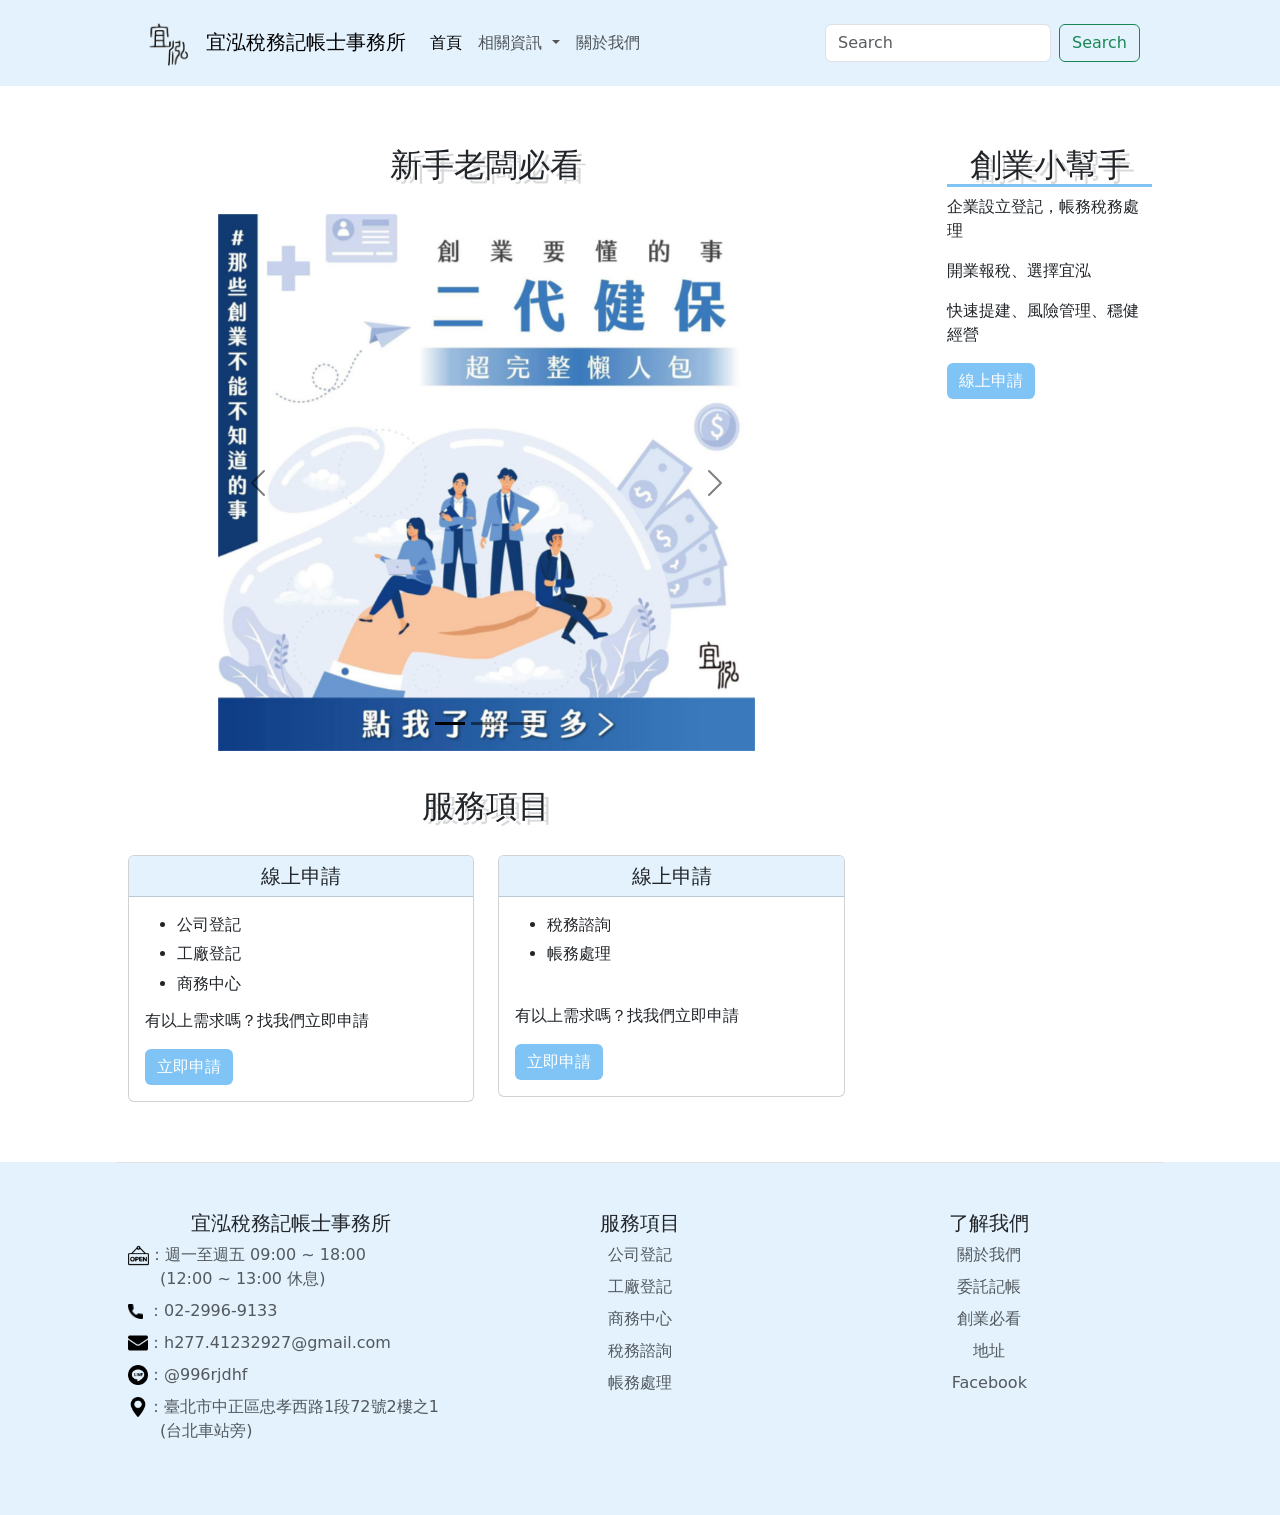
<file: index.html>
<!DOCTYPE html>
<html lang="en">
<head>
    <meta charset="UTF-8">
    <meta name="viewport" content="width=device-width, initial-scale=1.0">
    <title>宜泓稅務記帳士事務所</title>
    <link rel="stylesheet" href="./css/css.css">
    <link rel="preconnect" href="https://fonts.googleapis.com">
    <link rel="preconnect" href="https://fonts.gstatic.com" crossorigin>
    <link href="https://fonts.googleapis.com/css2?family=Noto+Sans+TC&family=Roboto+Condensed&family=Young+Serif&display=swap" rel="stylesheet">
    <link rel="stylesheet" href="https://cdn.jsdelivr.net/npm/bootstrap@5.1.1/dist/css/bootstrap.min.css">
    <link rel="stylesheet" href="https://fonts.googleapis.com/css2?family=Material+Symbols+Outlined:opsz,wght,FILL,GRAD@24,400,0,0" />
    <script src="https://cdn.jsdelivr.net/npm/bootstrap@5.1.1/dist/js/bootstrap.bundle.min.js"></script>
    <script src="https://code.jquery.com/jquery-3.6.0.min.js"></script>
</head>
<body>
    <div class="bgs">
        <header class="had ft">
            <nav class="navbar navbar-expand-lg navbar-light " style="color: #e3f2fd;;">
                <div class="container-fluid">
                    <a class="navbar-brand" href="./index.html">
                        <img src="./image/logo.png" width="60" height="60" class="logo" alt="" >
                        宜泓稅務記帳士事務所
                    </a>
                  <button class="navbar-toggler" type="button" data-bs-toggle="collapse" data-bs-target="#navbarTogglerDemo02" aria-controls="navbarTogglerDemo02" aria-expanded="false" aria-label="Toggle navigation">
                    <span class="navbar-toggler-icon"></span>
                  </button>
                  <div class="collapse navbar-collapse " id="navbarTogglerDemo02">
                    <ul class="navbar-nav me-auto mb-2 mb-lg-0 ">
                      <li class="nav-item">
                        <a class="nav-link active" aria-current="page" target="_self" href="./index.html">首頁</a>
                        <li class="nav-item dropdown">
                            <a class="nav-link dropdown-toggle" href="com.html" role="button" data-bs-toggle="dropdown" aria-expanded="false">
                              相關資訊
                            </a>
                            <ul class="dropdown-menu">
                              <li><a class="dropdown-item" aria-current="page" target="_self" href="com.html">公司經營必看</a></li>
                              <li><a class="dropdown-item" aria-current="page" target="_self" href="com.html">創業必看</a></li>
                              <li><a class="dropdown-item" haria-current="page" target="_self" href="com.html">稅務資訊</a></li>
                            </ul>
                          </li>
                      <li class="nav-item">
                        <a class="nav-link " target="_self" href="./about.html">關於我們</a>
                      </li>
                    </ul>
                    <form class="d-flex" role="search">
                      <input class="form-control me-2" type="search" placeholder="Search" aria-label="Search">
                      <button class="btn btn-outline-success" type="submit">Search</button>
                    </form>
                  </div>
                </div>
              </nav>
        </header>
        <div class="pub ft">
            <article>
                <h2 class="jc">新手老闆必看</h2>
                <div id="carouselExampleAutoplaying" class="carousel carousel-dark slide  w-75" style="margin: 0 auto;" data-bs-ride="carousel">
                    <div class="carousel-indicators">
                        <button type="button" data-bs-target="#carouselExampleIndicators" data-bs-slide-to="0" class="active" aria-current="true" aria-label="Slide 1"></button>
                        <button type="button" data-bs-target="#carouselExampleIndicators" data-bs-slide-to="1" aria-label="Slide 2"></button>
                        <button type="button" data-bs-target="#carouselExampleIndicators" data-bs-slide-to="2" aria-label="Slide 3"></button>
                      </div>
                  <div class="carousel-inner">
                      <div class="carousel-item active">
                        <img src="./image/1.jpeg" class="d-block w-100" alt="...">
                      </div>
                      <div class="carousel-item">
                        <img src="./image/2.jpeg" class="d-block w-100" alt="...">
                      </div>
                      <div class="carousel-item">
                        <img src="./image/3.jpeg" class="d-block w-100" alt="...">
                      </div>
                    </div>
                    <button class="carousel-control-prev " type="button" data-bs-target="#carouselExampleAutoplaying" data-bs-slide="prev">
                      <span class="carousel-control-prev-icon" aria-hidden="true"></span>
                      <span class="visually-hidden">Previous</span>
                    </button>
                    <button class="carousel-control-next " type="button" data-bs-target="#carouselExampleAutoplaying" data-bs-slide="next">
                      <span class="carousel-control-next-icon" aria-hidden="true"></span>
                      <span class="visually-hidden">Next</span>
                    </button>
                  
                
                    
                </div>
                <div class="serverse">
                  <h2 class="jc">服務項目</h2>
                  <div class="row ">
                    <div class="col-sm-6 mb-3 mb-sm-0">
                      <div class="card">
                        <h5 class="card-header" style="background-color: #e3f2fd;text-align:center;">線上申請</h5>
                        <div class="card-body">
                          <ul>
                            <li><h6 class="card-title">公司登記</h6></li>
                            <li><h6 class="card-title">工廠登記</h6></li>
                            <li><h6 class="card-title">商務中心</h6></li>
                          </ul>
                          
                          <p class="card-text">有以上需求嗎？找我們立即申請</p>
                          <a href="./apply.html" class="btn btn-primary"style="background-color: #7fc4f5;border:2px blue none; ">立即申請</a>
                        </div>
                      </div>
                    </div>
                    <div class="col-sm-6 ">
                      <div class="card">
                        <h5 class="card-header "style="background-color: #e3f2fd; text-align:center;">線上申請</h5>
                        <div class="card-body">
                          <ul>
                            <li><h6 class="card-title">稅務諮詢</h6></li>
                            <li><h6 class="card-title">帳務處理</h6></li>
                           
                          </ul>
                          <br>

                          <p class="card-text">有以上需求嗎？找我們立即申請</p>
                          <a href="./form.html" class="btn btn-primary" style="background-color: #7fc4f5;border:2px blue none; ">立即申請</a>
                        </div>
                        
                      </div>
                    </div>
                  </div>

                </div>
            </article>
            <aside>
                <h2 class="ast">創業小幫手</h2>
                <p>企業設立登記，帳務稅務處理</p>
                <p>開業報稅、選擇宜泓</p>
                <p>快速提建、風險管理、穩健經營</p>
                <a href="./apply.html" class="btn btn-primary" style="background-color: #7fc4f5;border:2px blue none; ">線上申請</a>
            </aside>
        </div>
        <div class="fot ft">
            <footer class="row row-cols-1 row-cols-sm-2 row-cols-md-3 py-5 my-6 border-top">
                
            
                <div class="col mb-3 ml-3" >
                  <h5 style="text-align: center;">宜泓稅務記帳士事務所</h5>
                  <ul class="nav flex-column">
                    <li class="nav-item mb-2"><a href="#" class="nav-link p-0 text-muted">
                      <img src="./image/open.png" width=21 height=21>：週一至週五 09:00 ~ 18:00<br> &emsp;&emsp;(12:00 ~ 13:00 休息)</a></li>
                    <li class="nav-item mb-2"><a href="#" class="nav-link p-0 text-muted">
                      <img src="./image/call.png" width=15 height=15> ：02-2996-9133</a></li>
                    <li class="nav-item mb-2"><a href="#" class="nav-link p-0 text-muted">
                      <img src="./image/email.png" width=20 height=20>：h277.41232927@gmail.com</a></li>
                    <li class="nav-item mb-2"><a href="#" class="nav-link p-0 text-muted">
                      <img src="./image/line.png" width=20 height=20>：@996rjdhf  </a></li>
                    <li class="nav-item mb-2"><a href="https://maps.app.goo.gl/5KQHqu8XRRgvyPfK7" target="_blank" class="nav-link p-0 text-muted">
                      <img src="./image/maps-and-flags.png" width=20 height=20>：臺北市中正區忠孝西路1段72號2樓之1 <br> &emsp;&emsp;(台北車站旁)</a></li>
                  </ul>
                </div>
            
                <div class="col mb-3" style="text-align: center;">
                  <h5>服務項目</h5>
                  <ul class="nav flex-column">
                    <li class="nav-item mb-2"><a href="./apply.html" class="nav-link p-0 text-muted">公司登記</a></li>
                    <li class="nav-item mb-2"><a href="./apply.html" class="nav-link p-0 text-muted">工廠登記</a></li>
                    <li class="nav-item mb-2"><a href="./apply.html" class="nav-link p-0 text-muted">商務中心</a></li>
                    <li class="nav-item mb-2"><a href="./about.html" class="nav-link p-0 text-muted">稅務諮詢</a></li>
                    <li class="nav-item mb-2"><a href="./form.html" class="nav-link p-0 text-muted">帳務處理</a></li>
                  </ul>
                </div>
            
                <div class="col mb-3" style="text-align: center;">
                  <h5>了解我們</h5>
                  <ul class="nav flex-column">
                    <li class="nav-item mb-2"><a href="./about.html" class="nav-link p-0 text-muted">關於我們</a></li>
                    <li class="nav-item mb-2"><a href="./form.html" class="nav-link p-0 text-muted">委託記帳</a></li>
                    <li class="nav-item mb-2"><a href="./com.html" class="nav-link p-0 text-muted">創業必看</a></li>
                    <li class="nav-item mb-2"><a href="https://maps.app.goo.gl/5KQHqu8XRRgvyPfK7" target="_blank" class="nav-link p-0 text-muted">地址</a></li>
                    <li class="nav-item mb-2"><a href="#" class="nav-link p-0 text-muted">Facebook</a></li>
                  </ul>
                </div>
         
                
                
              </footer>
        </div>


        
    </div>
</body>
</html>
</file>
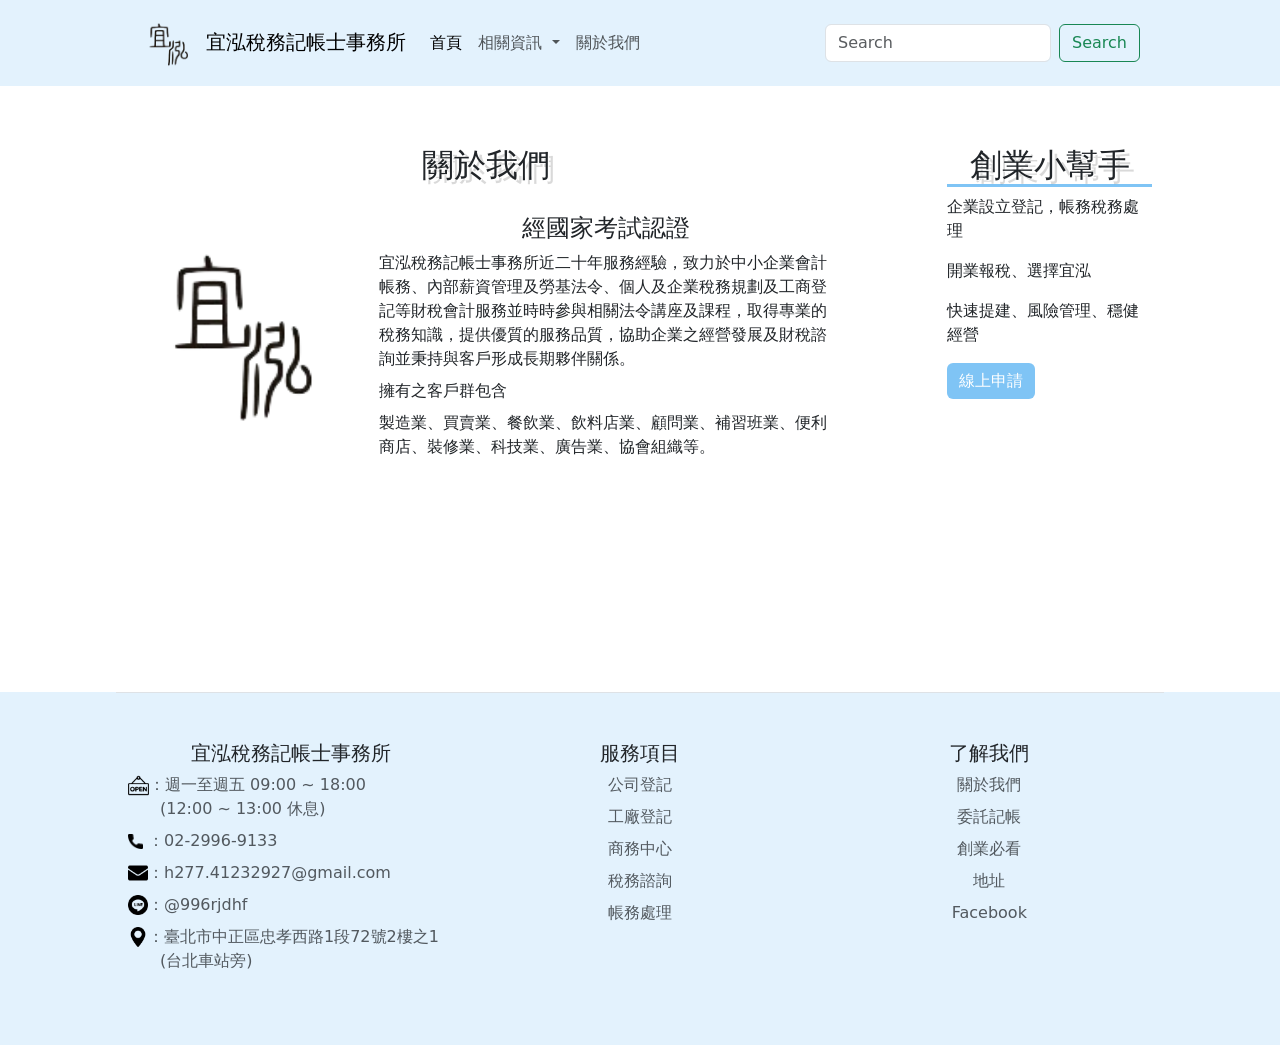
<file: about.html>
<!DOCTYPE html>
<html lang="en">
<head>
    <meta charset="UTF-8">
    <meta name="viewport" content="width=device-width, initial-scale=1.0">
    <title>宜泓稅務記帳士事務所</title>
    <link rel="stylesheet" href="./css/css.css">
    <link rel="preconnect" href="https://fonts.googleapis.com">
    <link rel="preconnect" href="https://fonts.gstatic.com" crossorigin>
    <link href="https://fonts.googleapis.com/css2?family=Noto+Sans+TC&family=Roboto+Condensed&family=Young+Serif&display=swap" rel="stylesheet">
    <link rel="stylesheet" href="https://cdn.jsdelivr.net/npm/bootstrap@5.1.1/dist/css/bootstrap.min.css">
    <link rel="stylesheet" href="https://fonts.googleapis.com/css2?family=Material+Symbols+Outlined:opsz,wght,FILL,GRAD@24,400,0,0" />
    <script src="https://cdn.jsdelivr.net/npm/bootstrap@5.1.1/dist/js/bootstrap.bundle.min.js"></script>
    <script src="https://code.jquery.com/jquery-3.6.0.min.js"></script>
</head>
<body>
    <div class="bgs">
        <header class="had ft">
            <nav class="navbar navbar-expand-lg navbar-light " style="color: #e3f2fd;;">
                <div class="container-fluid">
                    <a class="navbar-brand" href="./index.html">
                        <img src="./image/logo.png" width="60" height="60" class="logo" alt="" >
                        宜泓稅務記帳士事務所
                    </a>
                  <button class="navbar-toggler" type="button" data-bs-toggle="collapse" data-bs-target="#navbarTogglerDemo02" aria-controls="navbarTogglerDemo02" aria-expanded="false" aria-label="Toggle navigation">
                    <span class="navbar-toggler-icon"></span>
                  </button>
                  <div class="collapse navbar-collapse " id="navbarTogglerDemo02">
                    <ul class="navbar-nav me-auto mb-2 mb-lg-0 ">
                      <li class="nav-item">
                        <a class="nav-link active" aria-current="page" target="_self" href="./index.html">首頁</a>
                        <li class="nav-item dropdown">
                            <a class="nav-link dropdown-toggle" href="com.html" role="button" data-bs-toggle="dropdown" aria-expanded="false">
                              相關資訊
                            </a>
                            <ul class="dropdown-menu">
                              <li><a class="dropdown-item" aria-current="page" target="_self" href="com.html">公司經營必看</a></li>
                              <li><a class="dropdown-item" aria-current="page" target="_self" href="com.html">創業必看</a></li>
                              <li><a class="dropdown-item" haria-current="page" target="_self" href="com.html">稅務資訊</a></li>
                            </ul>
                          </li>
                      <li class="nav-item">
                        <a class="nav-link " target="_self" href="./about.html">關於我們</a>
                      </li>
                    </ul>
                    <form class="d-flex" role="search">
                      <input class="form-control me-2" type="search" placeholder="Search" aria-label="Search">
                      <button class="btn btn-outline-success" type="submit">Search</button>
                    </form>
                  </div>
                </div>
              </nav>
        </header>
        <div class="pub ft">
            <article>
                <h2 class="jc">關於我們</h2>
                <div class="container text-center">
                    <!-- Stack the columns on mobile by making one full-width and the other half-width -->
                    <div class="row">
                      <div class="col-6 col-md-4">
                        <img src="./image/logo.png" width="100%">
                      </div>
                      <div class="col-md-8">
                        <h4 > 經國家考試認證</h4>
                        <p style="text-align: left;">宜泓稅務記帳士事務所近二十年服務經驗，致力於中小企業會計帳務、內部薪資管理及勞基法令、個人及企業稅務規劃及工商登記等財稅會計服務並時時參與相關法令講座及課程，取得專業的稅務知識，提供優質的服務品質，協助企業之經營發展及財稅諮詢並秉持與客戶形成長期夥伴關係。</p>
                        <p style="text-align: left; line-height: 0.5;">擁有之客戶群包含</p>
                        <p style="text-align: left; " >製造業、買賣業、餐飲業、飲料店業、顧問業、補習班業、便利商店、裝修業、科技業、廣告業、協會組織等。</p>
                      </div>
                    </div>
                </div>
                <div>
                    <iframe src="https://www.google.com/maps/embed?pb=!1m14!1m8!1m3!1d14458.494168939762!2d121.5140091!3d25.0468467!3m2!1i1024!2i768!4f13.1!3m3!1m2!1s0x3442a91fb05fbce7%3A0x4ed525443f609d11!2z5a6c5rOT56iF5YuZ6KiY5biz5aOr5LqL5YuZ5omA!5e0!3m2!1szh-TW!2stw!4v1704120248620!5m2!1szh-TW!2stw" width="100%" height="100%" style="border:0; " allowfullscreen="" loading="lazy" referrerpolicy="no-referrer-when-downgrade"></iframe>
                </div>
            </article>
            <aside>
                <h2 class="ast">創業小幫手</h2>
                <p>企業設立登記，帳務稅務處理</p>
                <p>開業報稅、選擇宜泓</p>
                <p>快速提建、風險管理、穩健經營</p>
                <a href="./apply.html" class="btn btn-primary" style="background-color: #7fc4f5;border:2px blue none; ">線上申請</a>
            </aside>
        </div>
        <div class="fot ft">
            <footer class="row row-cols-1 row-cols-sm-2 row-cols-md-3 py-5 my-6 border-top">
                
            
                <div class="col mb-3 ml-3" >
                  <h5 style="text-align: center;">宜泓稅務記帳士事務所</h5>
                  <ul class="nav flex-column">
                    <li class="nav-item mb-2"><a href="#" class="nav-link p-0 text-muted">
                      <img src="./image/open.png" width=21 height=21>：週一至週五 09:00 ~ 18:00<br> &emsp;&emsp;(12:00 ~ 13:00 休息)</a></li>
                    <li class="nav-item mb-2"><a href="#" class="nav-link p-0 text-muted">
                      <img src="./image/call.png" width=15 height=15> ：02-2996-9133</a></li>
                    <li class="nav-item mb-2"><a href="#" class="nav-link p-0 text-muted">
                      <img src="./image/email.png" width=20 height=20>：h277.41232927@gmail.com</a></li>
                    <li class="nav-item mb-2"><a href="#" class="nav-link p-0 text-muted">
                      <img src="./image/line.png" width=20 height=20>：@996rjdhf  </a></li>
                    <li class="nav-item mb-2"><a href="https://maps.app.goo.gl/5KQHqu8XRRgvyPfK7" target="_blank" class="nav-link p-0 text-muted">
                      <img src="./image/maps-and-flags.png" width=20 height=20>：臺北市中正區忠孝西路1段72號2樓之1 <br> &emsp;&emsp;(台北車站旁)</a></li>
                  </ul>
                </div>
            
                <div class="col mb-3" style="text-align: center;">
                  <h5>服務項目</h5>
                  <ul class="nav flex-column">
                    <li class="nav-item mb-2"><a href="./apply.html" class="nav-link p-0 text-muted">公司登記</a></li>
                    <li class="nav-item mb-2"><a href="./apply.html" class="nav-link p-0 text-muted">工廠登記</a></li>
                    <li class="nav-item mb-2"><a href="./apply.html" class="nav-link p-0 text-muted">商務中心</a></li>
                    <li class="nav-item mb-2"><a href="./about.html" class="nav-link p-0 text-muted">稅務諮詢</a></li>
                    <li class="nav-item mb-2"><a href="./form.html" class="nav-link p-0 text-muted">帳務處理</a></li>
                  </ul>
                </div>
            
                <div class="col mb-3" style="text-align: center;">
                  <h5>了解我們</h5>
                  <ul class="nav flex-column">
                    <li class="nav-item mb-2"><a href="./about.html" class="nav-link p-0 text-muted">關於我們</a></li>
                    <li class="nav-item mb-2"><a href="./form.html" class="nav-link p-0 text-muted">委託記帳</a></li>
                    <li class="nav-item mb-2"><a href="./com.html" class="nav-link p-0 text-muted">創業必看</a></li>
                    <li class="nav-item mb-2"><a href="https://maps.app.goo.gl/5KQHqu8XRRgvyPfK7" target="_blank" class="nav-link p-0 text-muted">地址</a></li>
                    <li class="nav-item mb-2"><a href="#" class="nav-link p-0 text-muted">Facebook</a></li>
                  </ul>
                </div>
         
                
                
              </footer>
        </div>


        
    </div>
</body>
</html>
</file>
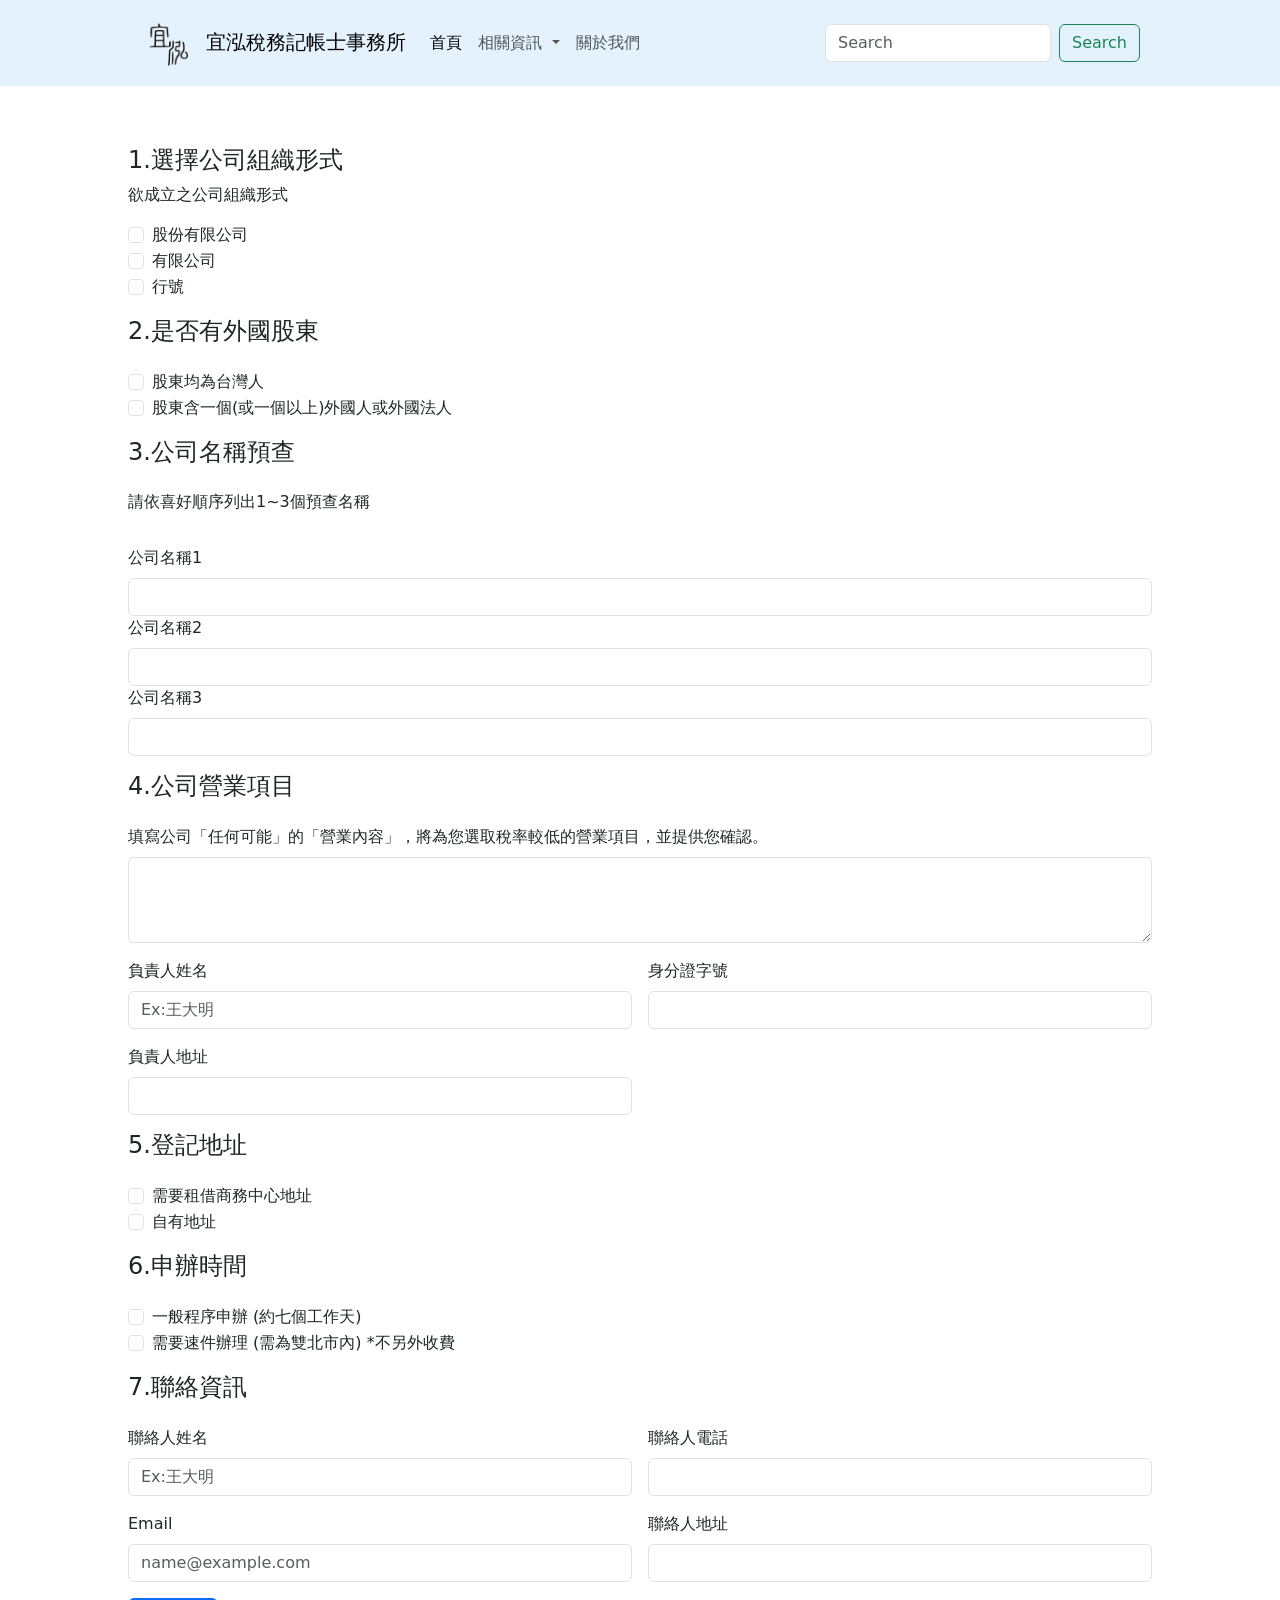
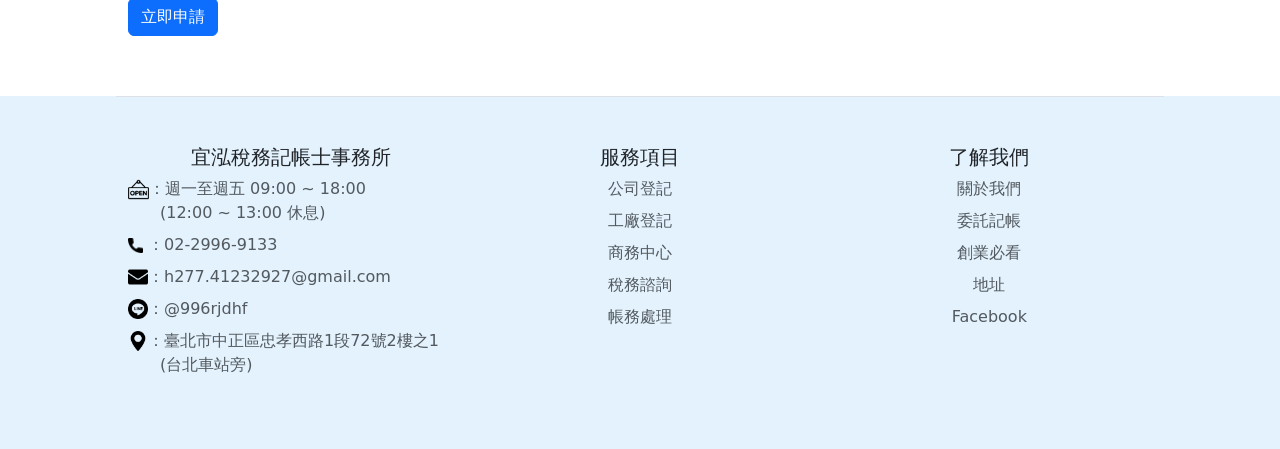
<file: apply.html>
<!DOCTYPE html>
<html lang="en">
<head>
    <meta charset="UTF-8">
    <meta name="viewport" content="width=device-width, initial-scale=1.0">
    <title>宜泓稅務記帳士事務所</title>
    <link rel="stylesheet" href="./css/css.css">
    <link rel="preconnect" href="https://fonts.googleapis.com">
    <link rel="preconnect" href="https://fonts.gstatic.com" crossorigin>
    <link href="https://fonts.googleapis.com/css2?family=Noto+Sans+TC&family=Roboto+Condensed&family=Young+Serif&display=swap" rel="stylesheet">
    <link rel="stylesheet" href="https://cdn.jsdelivr.net/npm/bootstrap@5.1.1/dist/css/bootstrap.min.css">
    <link rel="stylesheet" href="https://fonts.googleapis.com/css2?family=Material+Symbols+Outlined:opsz,wght,FILL,GRAD@24,400,0,0" />
    <script src="https://cdn.jsdelivr.net/npm/bootstrap@5.1.1/dist/js/bootstrap.bundle.min.js"></script>
    <script src="https://code.jquery.com/jquery-3.6.0.min.js"></script>
    
</head>
<body>
    <div class="bgs">
        <header class="had ft">
            <nav class="navbar navbar-expand-lg navbar-light " style="color: #e3f2fd;;">
                <div class="container-fluid">
                    <a class="navbar-brand" href="./index.html">
                        <img src="./image/logo.png" width="60" height="60" class="logo" alt="" >
                        宜泓稅務記帳士事務所
                    </a>
                  <button class="navbar-toggler" type="button" data-bs-toggle="collapse" data-bs-target="#navbarTogglerDemo02" aria-controls="navbarTogglerDemo02" aria-expanded="false" aria-label="Toggle navigation">
                    <span class="navbar-toggler-icon"></span>
                  </button>
                  <div class="collapse navbar-collapse " id="navbarTogglerDemo02">
                    <ul class="navbar-nav me-auto mb-2 mb-lg-0 ">
                      <li class="nav-item">
                        <a class="nav-link active" aria-current="page" target="_self" href="./index.html">首頁</a>
                        <li class="nav-item dropdown">
                            <a class="nav-link dropdown-toggle" href="com.html" role="button" data-bs-toggle="dropdown" aria-expanded="false">
                              相關資訊
                            </a>
                            <ul class="dropdown-menu">
                              <li><a class="dropdown-item" aria-current="page" target="_self" href="com.html">公司經營必看</a></li>
                              <li><a class="dropdown-item" aria-current="page" target="_self" href="com.html">創業必看</a></li>
                              <li><a class="dropdown-item" haria-current="page" target="_self" href="com.html">稅務資訊</a></li>
                            </ul>
                          </li>
                      <li class="nav-item">
                        <a class="nav-link " target="_self" href="./about.html">關於我們</a>
                      </li>
                    </ul>
                    <form class="d-flex" role="search">
                      <input class="form-control me-2" type="search" placeholder="Search" aria-label="Search">
                      <button class="btn btn-outline-success" type="submit">Search</button>
                    </form>
                  </div>
                </div>
              </nav>
        </header>
        <div class="pub ft">
            <article style="width: 100%;">
                <h4>1.選擇公司組織形式</h4>
                <p>欲成立之公司組織形式</p>
                <form class="row g-3 needs-validation" novalidate>
                    <div class="col-md-6">
                        <div class="form-check">
                            <input class="form-check-input" type="checkbox" value="" id="flexCheckDefault1">
                            <label class="form-check-label" for="flexCheckDefault1">
                                股份有限公司
                            </label>
                          </div>
                          <div class="form-check">
                            <input class="form-check-input" type="checkbox" value="" id="flexCheckDefault2">
                            <label class="form-check-label" for="flexCheckDefault2">
                               有限公司
                            </label>
                          </div>
                          <div class="form-check">
                            <input class="form-check-input" type="checkbox" value="" id="flexCheckDefault3">
                            <label class="form-check-label" for="flexCheckDefault3">
                                行號
                            </label>
                          </div>
                          
                    </div>
                    <h4>2.是否有外國股東</h4>
                    <div class="col-md-6">
                        <div class="form-check">
                            <input class="form-check-input" type="checkbox" value="" id="flexCheckDefault4">
                            <label class="form-check-label" for="flexCheckDefault4">
                                股東均為台灣人
                            </label>
                          </div>
                          <div class="form-check">
                            <input class="form-check-input" type="checkbox" value="" id="flexCheckDefault5">
                            <label class="form-check-label" for="flexCheckDefault5">
                                股東含一個(或一個以上)外國人或外國法人
                            </label>
                          </div>
                        
                          
                    </div>
                
                    <h4>3.公司名稱預查</h4>
                    <p>請依喜好順序列出1~3個預查名稱</p>
                    <div class="col-md-12">
                      <label for="validationCustom02" class="form-label">公司名稱1</label>
                      <input type="text" class="form-control" id="validationCustom02" value="" required>
                      <label for="validationCustom03" class="form-label">公司名稱2</label>
                      <input type="text" class="form-control" id="validationCustom03" value="" required>
                      <label for="validationCustom04" class="form-label">公司名稱3</label>
                      <input type="text" class="form-control" id="validationCustom04" value="" required>
                    </div>
                    <h4>4.公司營業項目</h4>
                    <div class="col-md-12">
                        <label for="exampleFormControlTextarea1" class="form-label">填寫公司「任何可能」的「營業內容」，將為您選取稅率較低的營業項目，並提供您確認。</label>
                        <textarea class="form-control p-6" id="exampleFormControlTextarea1" rows="3"></textarea>
                        
                        
                      </div>
                      <div class="col-md-6">
                      <label for="validationCustom05" class="form-label">負責人姓名</label>
                      <input type="text" class="form-control" id="validationCustom05" placeholder="Ex:王大明" required>
                      
                    </div>
                    <div class="col-md-6">
                        <label for="validationCustom06" class="form-label">身分證字號</label>
                        <input type="text" class="form-control" id="validationCustom06" pattern="^[A-Z][12]\d{8}$"  required>
                        
                      </div>
                      <div class="col-md-6">
                        <label for="validationCustom07" class="form-label">負責人地址</label>
                        <input type="text" class="form-control" id="validationCustom07" value="" required>
                        
                      </div>
                      <h4>5.登記地址</h4>
                      <div class="col-md-6">
                        <div class="form-check">
                            <input class="form-check-input" type="checkbox" value="" id="flexCheckDefault6">
                            <label class="form-check-label" for="flexCheckDefault6">
                                需要租借商務中心地址 
                            </label>
                          </div>
                          <div class="form-check">
                            <input class="form-check-input" type="checkbox" value="" id="flexCheckDefault7">
                            <label class="form-check-label" for="flexCheckDefault7">
                                自有地址
                            </label>
                          </div>
                          
                            
                      </div>
                      <h4>6.申辦時間</h4>
                      <div class="col-md-6">
                        <div class="form-check">
                            <input class="form-check-input" type="checkbox" value="" id="flexCheckDefault8">
                            <label class="form-check-label" for="flexCheckDefault8">
                                一般程序申辦 (約七個工作天)
                            </label>
                          </div>
                          <div class="form-check">
                            <input class="form-check-input" type="checkbox" value="" id="flexCheckDefault9">
                            <label class="form-check-label" for="flexCheckDefault9">
                                需要速件辦理 (需為雙北市內) *不另外收費
                            </label>
                          </div>
                          
                            
                      </div>
                    <h4>7.聯絡資訊</h4>
                    <div class="col-md-6">
                        <label for="validationCustom08" class="form-label">聯絡人姓名</label>
                        <input type="text" class="form-control" id="validationCustom08" placeholder="Ex:王大明" required>
                        
                      </div>
                      
                      <div class="col-md-6">
                          <label for="validationCustomphone" class="form-label">聯絡人電話</label>
                          <input type="tel" class="form-control" id="validationCustomphone" pattern="^09\d{8}$" required>
                         
                        </div>
                    <div class="col-md-6">
                        <label for="exampleFormControlInput1" class="form-label">Email </label>
  <input type="email" class="form-control" id="exampleFormControlInput1"pattern="^[\w-]+(\.[\w-]+)*@([\w-]+\.)+[a-zA-Z]{2,7}$" placeholder="name@example.com">
                       
                      </div>
                      <div class="col-md-6">
                        <label for="validationCustom09" class="form-label">聯絡人地址</label>
                        <input type="text" class="form-control" id="validationCustom09" value="" required>
                        
                      </div>
                      
                    <div class="col-12">
                      <button class="btn btn-primary" type="submit">立即申請</button>
                    </div>
                  </form>

                  
                  
                </article>
            
        </div>
        <div class="fot ft">
            <footer class="row row-cols-1 row-cols-sm-2 row-cols-md-3 py-5 my-6 border-top">
                
            
                <div class="col mb-3 ml-3" >
                  <h5 style="text-align: center;">宜泓稅務記帳士事務所</h5>
                  <ul class="nav flex-column">
                    <li class="nav-item mb-2"><a href="#" class="nav-link p-0 text-muted">
                      <img src="./image/open.png" width=21 height=21>：週一至週五 09:00 ~ 18:00<br> &emsp;&emsp;(12:00 ~ 13:00 休息)</a></li>
                    <li class="nav-item mb-2"><a href="#" class="nav-link p-0 text-muted">
                      <img src="./image/call.png" width=15 height=15> ：02-2996-9133</a></li>
                    <li class="nav-item mb-2"><a href="#" class="nav-link p-0 text-muted">
                      <img src="./image/email.png" width=20 height=20>：h277.41232927@gmail.com</a></li>
                    <li class="nav-item mb-2"><a href="#" class="nav-link p-0 text-muted">
                      <img src="./image/line.png" width=20 height=20>：@996rjdhf  </a></li>
                    <li class="nav-item mb-2"><a href="https://maps.app.goo.gl/5KQHqu8XRRgvyPfK7" target="_blank" class="nav-link p-0 text-muted">
                      <img src="./image/maps-and-flags.png" width=20 height=20>：臺北市中正區忠孝西路1段72號2樓之1 <br> &emsp;&emsp;(台北車站旁)</a></li>
                  </ul>
                </div>
            
                <div class="col mb-3" style="text-align: center;">
                  <h5>服務項目</h5>
                  <ul class="nav flex-column">
                    <li class="nav-item mb-2"><a href="./apply.html" class="nav-link p-0 text-muted">公司登記</a></li>
                    <li class="nav-item mb-2"><a href="./apply.html" class="nav-link p-0 text-muted">工廠登記</a></li>
                    <li class="nav-item mb-2"><a href="./apply.html" class="nav-link p-0 text-muted">商務中心</a></li>
                    <li class="nav-item mb-2"><a href="./about.html" class="nav-link p-0 text-muted">稅務諮詢</a></li>
                    <li class="nav-item mb-2"><a href="./form.html" class="nav-link p-0 text-muted">帳務處理</a></li>
                  </ul>
                </div>
            
                <div class="col mb-3" style="text-align: center;">
                  <h5>了解我們</h5>
                  <ul class="nav flex-column">
                    <li class="nav-item mb-2"><a href="./about.html" class="nav-link p-0 text-muted">關於我們</a></li>
                    <li class="nav-item mb-2"><a href="./form.html" class="nav-link p-0 text-muted">委託記帳</a></li>
                    <li class="nav-item mb-2"><a href="./com.html" class="nav-link p-0 text-muted">創業必看</a></li>
                    <li class="nav-item mb-2"><a href="https://maps.app.goo.gl/5KQHqu8XRRgvyPfK7" target="_blank" class="nav-link p-0 text-muted">地址</a></li>
                    <li class="nav-item mb-2"><a href="#" class="nav-link p-0 text-muted">Facebook</a></li>
                  </ul>
                </div>
         
                
                
              </footer>
        </div>
<script>

// Example starter JavaScript for disabling form submissions if there are invalid fields
(function () {
  'use strict'

  // Fetch all the forms we want to apply custom Bootstrap validation styles to
  var forms = document.querySelectorAll('.needs-validation')

  // Loop over them and prevent submission
  Array.prototype.slice.call(forms)
    .forEach(function (form) {
      form.addEventListener('submit', function (event) {
        if (!form.checkValidity()) {
          event.preventDefault()
          event.stopPropagation()
        }

        form.classList.add('was-validated')
      }, false)
    })
})()
</script>

    </div>
</body>
</html>
</file>
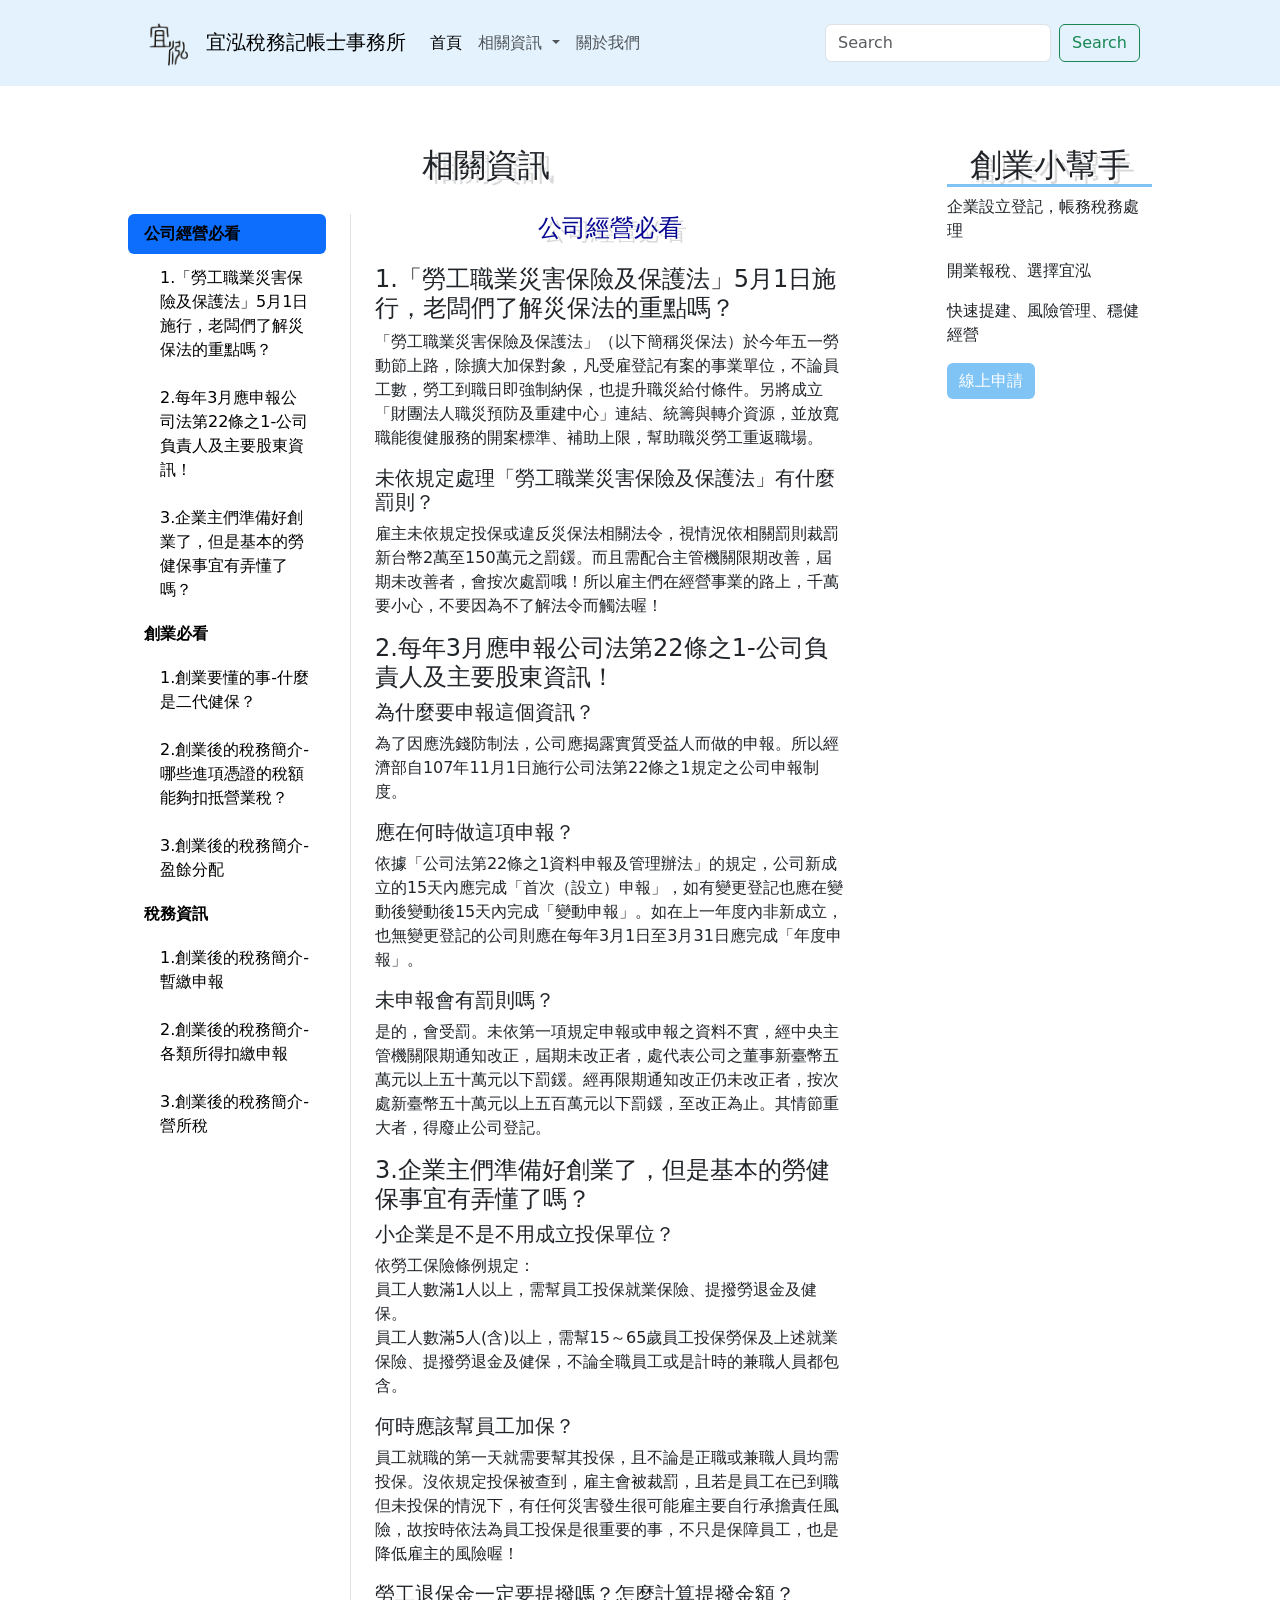
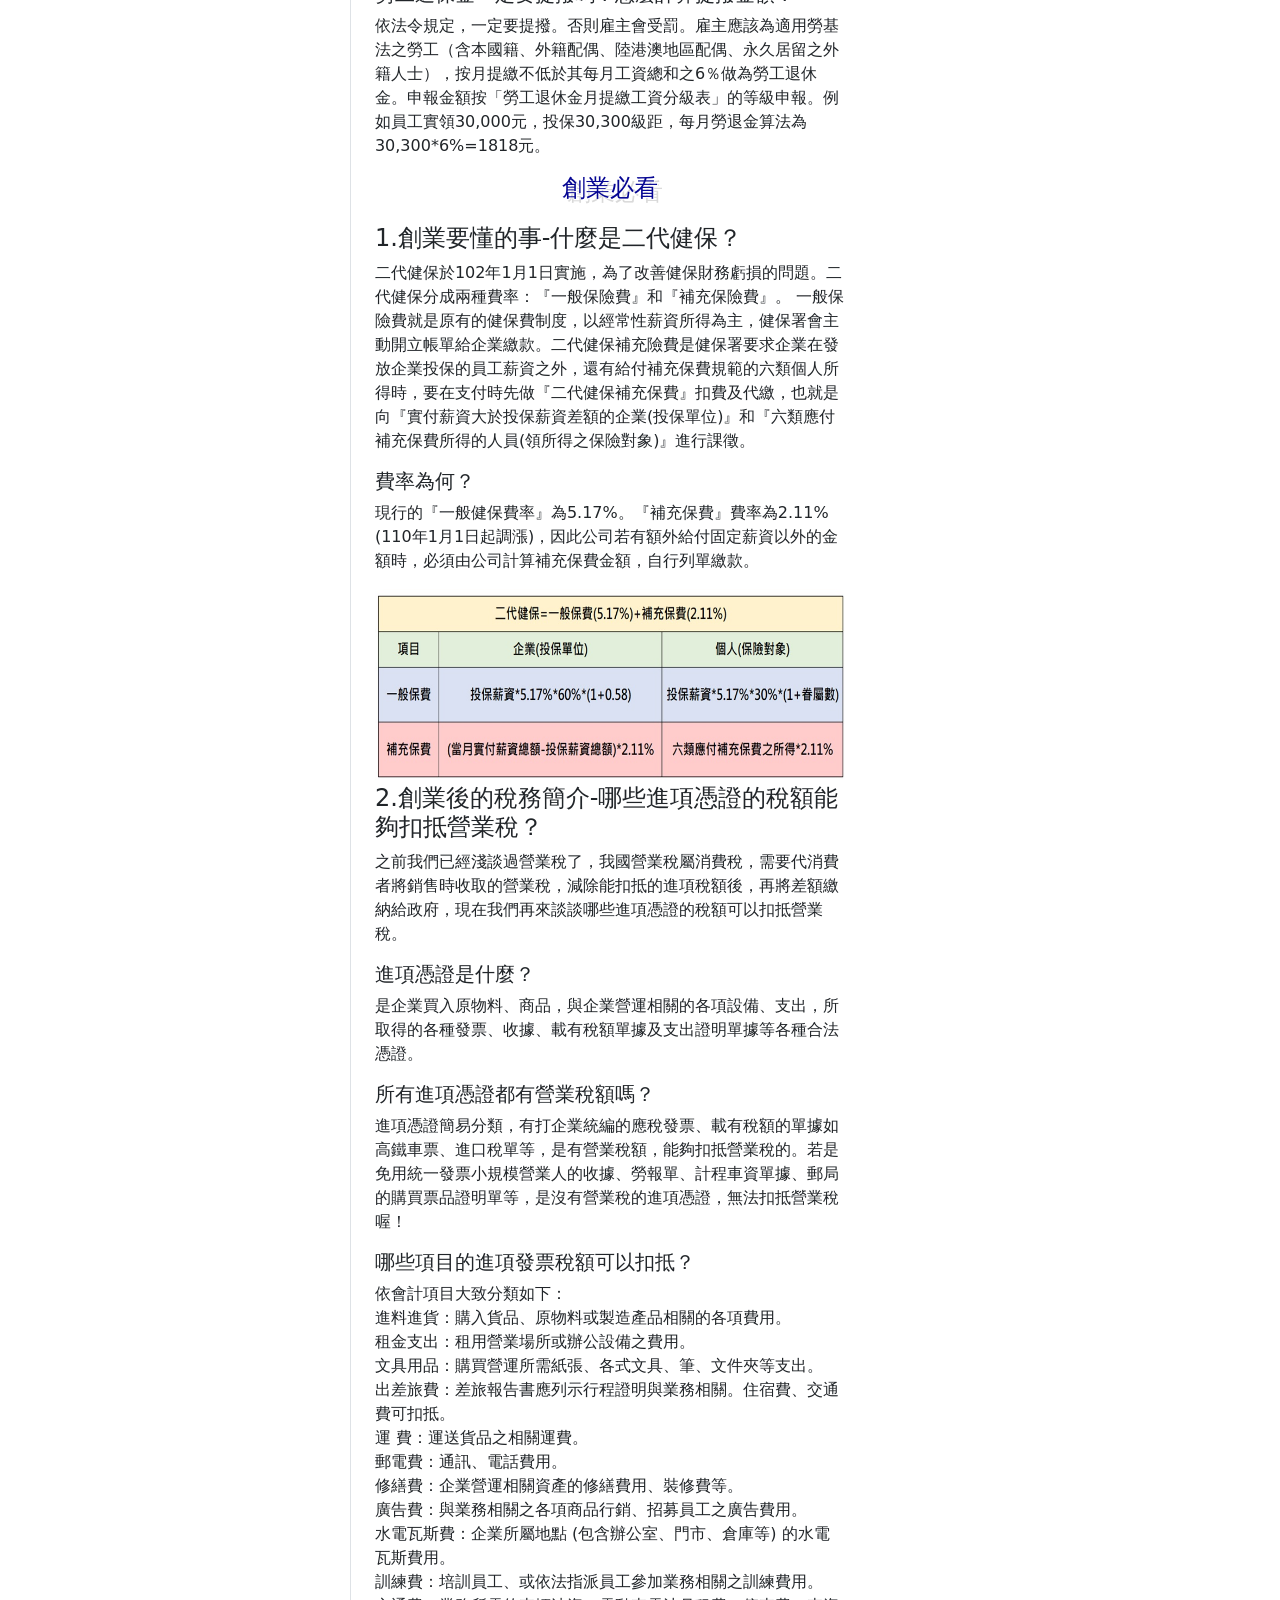
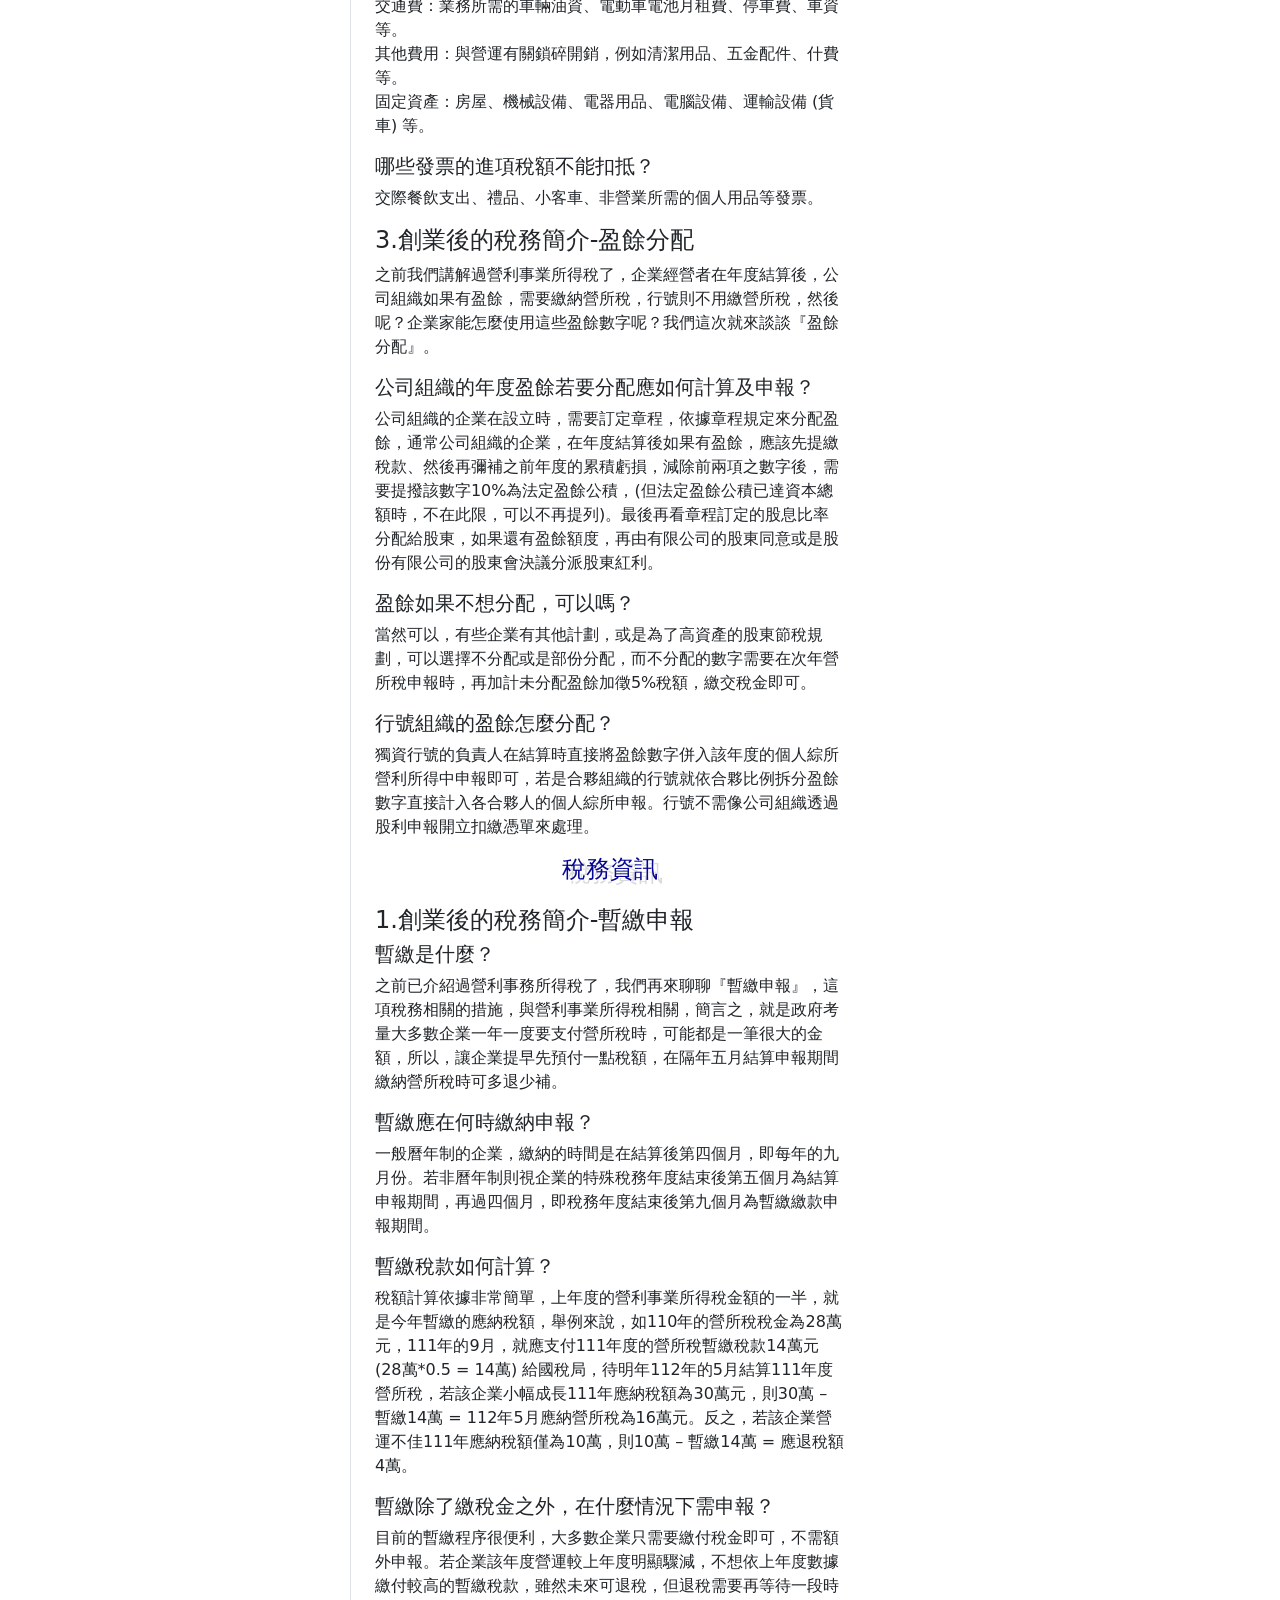
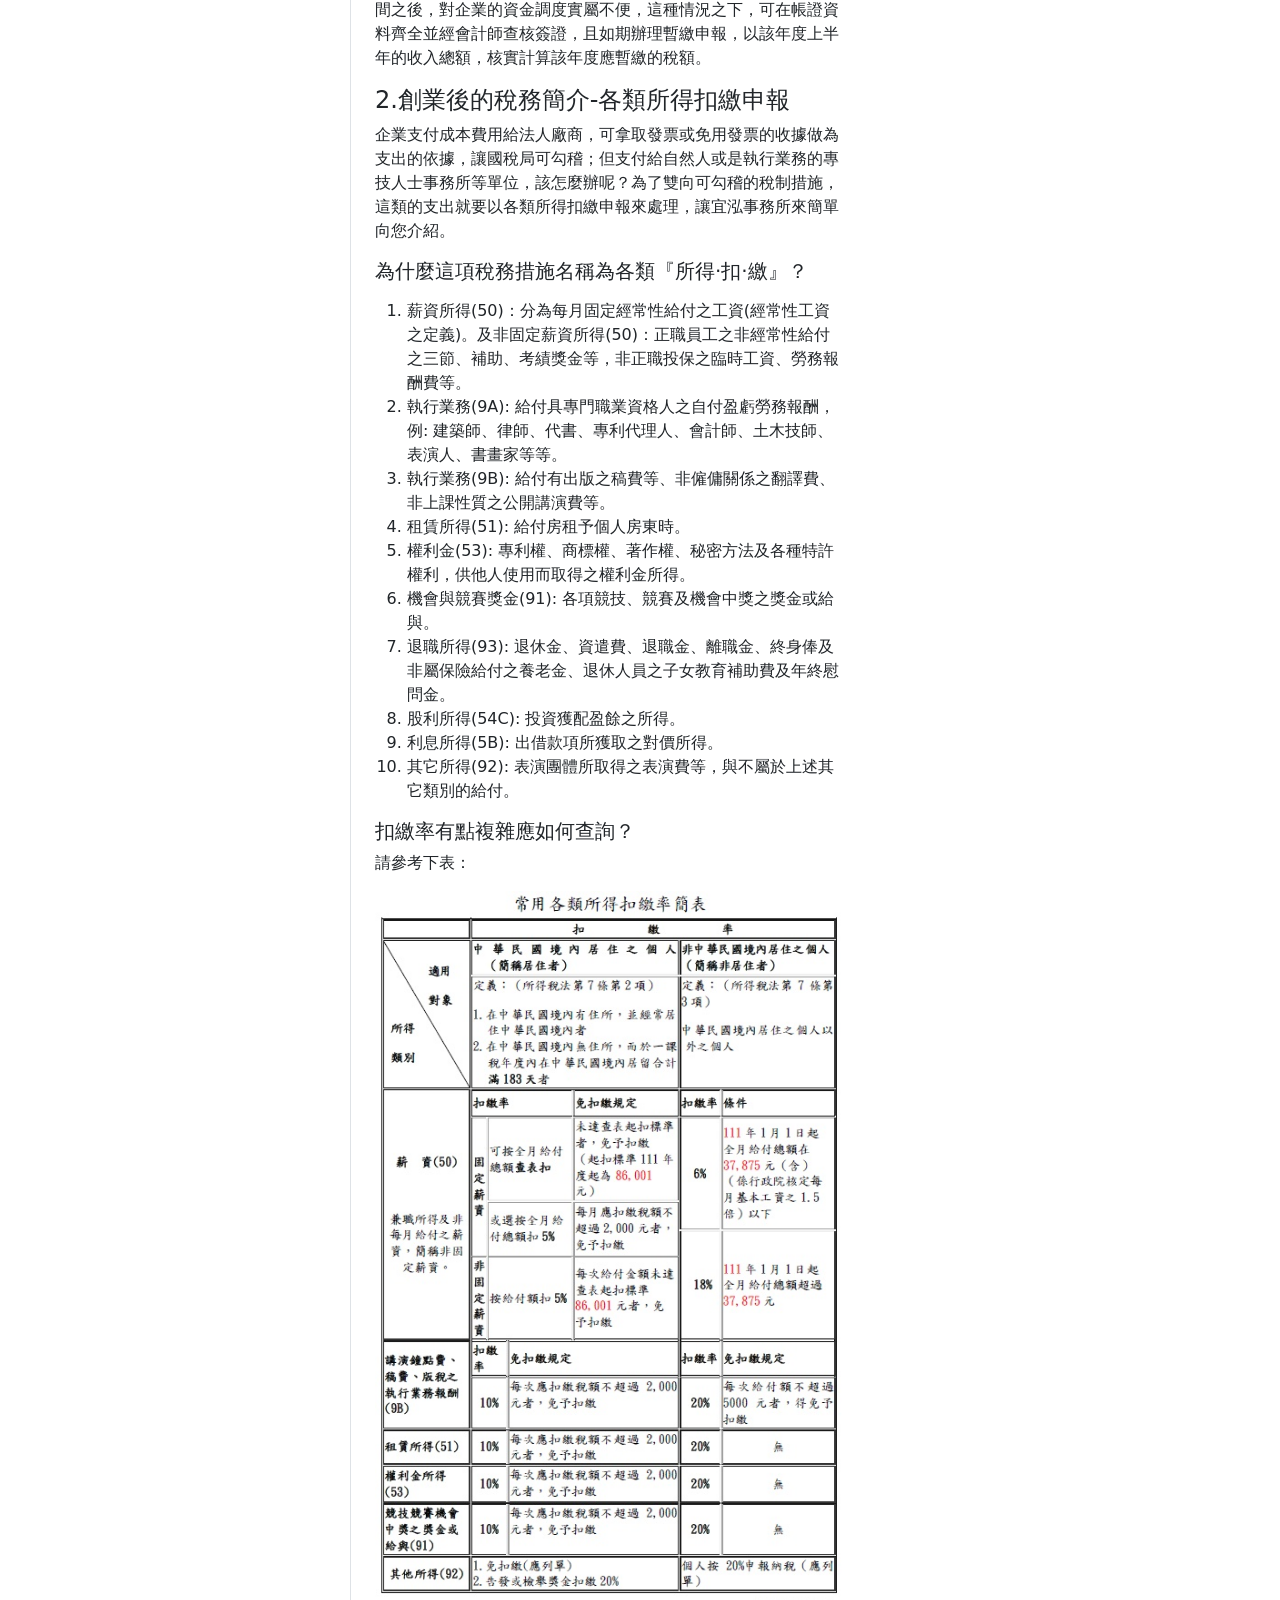
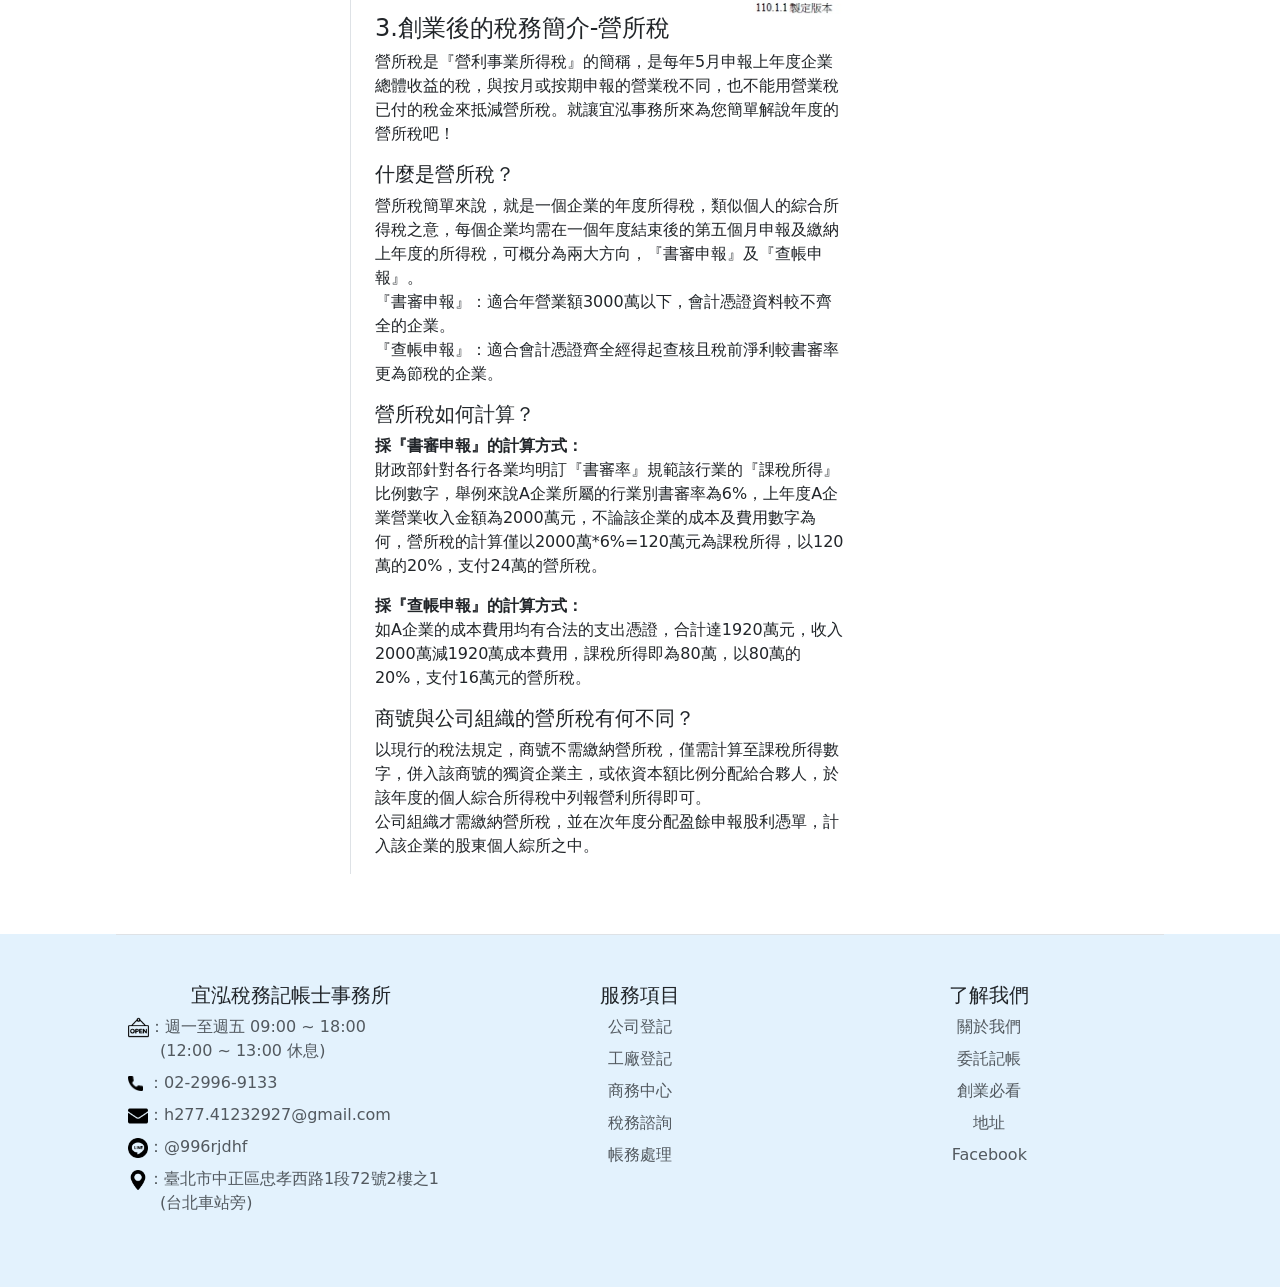
<file: com.html>
<!DOCTYPE html>
<html lang="en">
<head>
    <meta charset="UTF-8">
    <meta name="viewport" content="width=device-width, initial-scale=1.0">
    <title>宜泓稅務記帳士事務所</title>
    <link rel="stylesheet" href="./css/css.css">
    <link rel="preconnect" href="https://fonts.googleapis.com">
    <link rel="preconnect" href="https://fonts.gstatic.com" crossorigin>
    <link href="https://fonts.googleapis.com/css2?family=Noto+Sans+TC&family=Roboto+Condensed&family=Young+Serif&display=swap" rel="stylesheet">
    <link rel="stylesheet" href="https://cdn.jsdelivr.net/npm/bootstrap@5.1.1/dist/css/bootstrap.min.css">
    <link rel="stylesheet" href="https://fonts.googleapis.com/css2?family=Material+Symbols+Outlined:opsz,wght,FILL,GRAD@24,400,0,0" />
    <script src="https://cdn.jsdelivr.net/npm/bootstrap@5.1.1/dist/js/bootstrap.bundle.min.js"></script>
    <script src="https://code.jquery.com/jquery-3.6.0.min.js"></script>
    <script>
        const scrollSpy = new bootstrap.ScrollSpy(document.body, {
  target: '#navbar-example3'
})
    </script>

<body>
    <div class="bgs">
        <header class="had ft">
            <nav class="navbar navbar-expand-lg navbar-light " style="color: #e3f2fd;;">
                <div class="container-fluid">
                    <a class="navbar-brand" href="./index.html">
                        <img src="./image/logo.png" width="60" height="60" class="logo" alt="" >
                        宜泓稅務記帳士事務所
                    </a>
                  <button class="navbar-toggler" type="button" data-bs-toggle="collapse" data-bs-target="#navbarTogglerDemo02" aria-controls="navbarTogglerDemo02" aria-expanded="false" aria-label="Toggle navigation">
                    <span class="navbar-toggler-icon"></span>
                  </button>
                  <div class="collapse navbar-collapse " id="navbarTogglerDemo02">
                    <ul class="navbar-nav me-auto mb-2 mb-lg-0 ">
                      <li class="nav-item">
                        <a class="nav-link active" aria-current="page" target="_self" href="./index.html">首頁</a>
                        <li class="nav-item dropdown">
                            <a class="nav-link dropdown-toggle" href="#" role="button" data-bs-toggle="dropdown" aria-expanded="false">
                              相關資訊
                            </a>
                            <ul class="dropdown-menu">
                              <li><a class="dropdown-item" aria-current="page" target="_self" href="#item-1">公司經營必看</a></li>
                              <li><a class="dropdown-item" aria-current="page" target="_self" href="#item-2">創業必看</a></li>
                              <li><a class="dropdown-item" haria-current="page" target="_self" href="#item-3">稅務資訊</a></li>
                            </ul>
                          </li>
                      <li class="nav-item">
                        <a class="nav-link "target="_self" href="./about.html">關於我們</a>
                      </li>
                    </ul>
                    <form class="d-flex" role="search">
                      <input class="form-control me-2" type="search" placeholder="Search" aria-label="Search">
                      <button class="btn btn-outline-success" type="submit">Search</button>
                    </form>
                  </div>
                </div>
              </nav>
        </header>
        <div class="pub ft">
            <article >
                <h2 class="jc">相關資訊</h2>
                <div class="row">
                    <div class="col-4">
                      <nav id="navbar-example3" class="h-100 flex-column align-items-stretch pe-4 border-end" >
                        <nav class="nav nav-pills flex-column" >
                          <a class="nav-link" href="#item-1" style="color: black; font-weight: bold;">公司經營必看</a>
                          <nav class="nav nav-pills flex-column">
                            <a class="nav-link ms-3 my-1" href="#item-1-1" style="color: black;">1.「勞工職業災害保險及保護法」5月1日施行，老闆們了解災保法的重點嗎？</a>
                            <a class="nav-link ms-3 my-1" href="#item-1-2" style="color: black;">2.每年3月應申報公司法第22條之1-公司負責人及主要股東資訊！</a>
                            <a class="nav-link ms-3 my-1" href="#item-1-3" style="color: black;">3.企業主們準備好創業了，但是基本的勞健保事宜有弄懂了嗎？</a>
                          </nav>
                          <a class="nav-link" href="#item-2" style="color: black; font-weight: bold;">創業必看</a>
                          <nav class="nav nav-pills flex-column">
                            <a class="nav-link ms-3 my-1" href="#item-2-1" style="color: black;">1.創業要懂的事-什麼是二代健保？</a>
                            <a class="nav-link ms-3 my-1" href="#item-2-2" style="color: black;">2.創業後的稅務簡介-哪些進項憑證的稅額能夠扣抵營業稅？</a>
                            <a class="nav-link ms-3 my-1" href="#item-2-3" style="color: black;">3.創業後的稅務簡介-盈餘分配</a>
                          </nav>
                          <a class="nav-link" href="#item-3" style="color: black; font-weight: bold; background-color: #fff;">稅務資訊</a>
                          <nav class="nav nav-pills flex-column">
                            <a class="nav-link ms-3 my-1" href="#item-3-1" style="color: black;">1.創業後的稅務簡介-暫繳申報</a>
                            <a class="nav-link ms-3 my-1" href="#item-3-2" style="color: black;">2.創業後的稅務簡介-各類所得扣繳申報</a>
                            <a class="nav-link ms-3 my-1" href="#item-3-3" style="color: black;background-color: #fff;">3.創業後的稅務簡介-營所稅</a>
                          </nav>
                        </nav>
                      </nav>
                    </div>
                  
                    <div class="col-8">
                      <div data-bs-spy="scroll" data-bs-target="#navbar-example3" data-bs-smooth-scroll="true" class="scrollspy-example-2" tabindex="0">
                        <div id="item-1">
                          <h4 class="ititle">公司經營必看</h4>
                          
                        </div>
                        <div id="item-1-1">
                          <h4 class="ia">1.「勞工職業災害保險及保護法」5月1日施行，老闆們了解災保法的重點嗎？</h4>
                          <p>「勞工職業災害保險及保護法」（以下簡稱災保法）於今年五一勞動節上路，除擴大加保對象，凡受雇登記有案的事業單位，不論員工數，勞工到職日即強制納保，也提升職災給付條件。另將成立「財團法人職災預防及重建中心」連結、統籌與轉介資源，並放寬職能復健服務的開案標準、補助上限，幫助職災勞工重返職場。</p>
                        <h5>未依規定處理「勞工職業災害保險及保護法」有什麼罰則？</h5>
                        <p>雇主未依規定投保或違反災保法相關法令，視情況依相關罰則裁罰新台幣2萬至150萬元之罰鍰。而且需配合主管機關限期改善，屆期未改善者，會按次處罰哦！所以雇主們在經營事業的路上，千萬要小心，不要因為不了解法令而觸法喔！</p>
                        </div>
                        <div id="item-1-2">
                          <h4 class="ia">2.每年3月應申報公司法第22條之1-公司負責人及主要股東資訊！</h4>
                          <h5>為什麼要申報這個資訊？</h5>
                        <p>為了因應洗錢防制法，公司應揭露實質受益人而做的申報。所以經濟部自107年11月1日施行公司法第22條之1規定之公司申報制度。</p>
                        <h5>應在何時做這項申報？</h5>
                        <p>依據「公司法第22條之1資料申報及管理辦法」的規定，公司新成立的15天內應完成「首次（設立）申報」，如有變更登記也應在變動後變動後15天內完成「變動申報」。如在上一年度內非新成立，也無變更登記的公司則應在每年3月1日至3月31日應完成「年度申報」。</p>
                        <h5>未申報會有罰則嗎？</h5>
                        <p>是的，會受罰。未依第一項規定申報或申報之資料不實，經中央主管機關限期通知改正，屆期未改正者，處代表公司之董事新臺幣五萬元以上五十萬元以下罰鍰。經再限期通知改正仍未改正者，按次處新臺幣五十萬元以上五百萬元以下罰鍰，至改正為止。其情節重大者，得廢止公司登記。</p>
                        </div>
                        <div id="item-1-3">
                            <h4 class="ia">3.企業主們準備好創業了，但是基本的勞健保事宜有弄懂了嗎？</h4>
                        <h5>小企業是不是不用成立投保單位？</h5>
                        <p>依勞工保險條例規定：<br>

                            員工人數滿1人以上，需幫員工投保就業保險、提撥勞退金及健保。<br>
                            
                            員工人數滿5人(含)以上，需幫15～65歲員工投保勞保及上述就業保險、提撥勞退金及健保，不論全職員工或是計時的兼職人員都包含。</p>
                        <h5>何時應該幫員工加保？</h5>
                        <p>員工就職的第一天就需要幫其投保，且不論是正職或兼職人員均需投保。沒依規定投保被查到，雇主會被裁罰，且若是員工在已到職但未投保的情況下，有任何災害發生很可能雇主要自行承擔責任風險，故按時依法為員工投保是很重要的事，不只是保障員工，也是降低雇主的風險喔！</p>
                        <h5>勞工退保金一定要提撥嗎？怎麼計算提撥金額？</h5>
                        <p>依法令規定，一定要提撥。否則雇主會受罰。雇主應該為適用勞基法之勞工（含本國籍、外籍配偶、陸港澳地區配偶、永久居留之外籍人士），按月提繳不低於其每月工資總和之6％做為勞工退休金。申報金額按「勞工退休金月提繳工資分級表」的等級申報。例如員工實領30,000元，投保30,300級距，每月勞退金算法為30,300*6%=1818元。</p>

                        </div>
                        <div id="item-2">
                          <h4 class="ititle">創業必看</h4>
                        <div id="item-2-1">
                            <h4 class="ia">1.創業要懂的事-什麼是二代健保？</h4>
                            <p>二代健保於102年1月1日實施，為了改善健保財務虧損的問題。二代健保分成兩種費率：『一般保險費』和『補充保險費』。

                                一般保險費就是原有的健保費制度，以經常性薪資所得為主，健保署會主動開立帳單給企業繳款。二代健保補充險費是健保署要求企業在發放企業投保的員工薪資之外，還有給付補充保費規範的六類個人所得時，要在支付時先做『二代健保補充保費』扣費及代繳，也就是向『實付薪資大於投保薪資差額的企業(投保單位)』和『六類應付補充保費所得的人員(領所得之保險對象)』進行課徵。</p>
                            <h5>費率為何？</h5>
                            <p>現行的『一般健保費率』為5.17%。『補充保費』費率為2.11%(110年1月1日起調漲)，因此公司若有額外給付固定薪資以外的金額時，必須由公司計算補充保費金額，自行列單繳款。</p>
                            <img src="./image/4.jpeg" width="100%">
                        </div>
                        <div id="item-2-2">
                            <h4 class="ia">2.創業後的稅務簡介-哪些進項憑證的稅額能夠扣抵營業稅？</h4>
                            <p>之前我們已經淺談過營業稅了，我國營業稅屬消費稅，需要代消費者將銷售時收取的營業稅，減除能扣抵的進項稅額後，再將差額繳納給政府，現在我們再來談談哪些進項憑證的稅額可以扣抵營業稅。</p>
                            <h5>進項憑證是什麼？</h5>
                            <p>是企業買入原物料、商品，與企業營運相關的各項設備、支出，所取得的各種發票、收據、載有稅額單據及支出證明單據等各種合法憑證。</p>
                            <h5>所有進項憑證都有營業稅額嗎？</h5>
                            <p>進項憑證簡易分類，有打企業統編的應稅發票、載有稅額的單據如高鐵車票、進口稅單等，是有營業稅額，能夠扣抵營業稅的。若是免用統一發票小規模營業人的收據、勞報單、計程車資單據、郵局的購買票品證明單等，是沒有營業稅的進項憑證，無法扣抵營業稅喔！</p>
                            <h5>哪些項目的進項發票稅額可以扣抵？</h5>
                            <p>
                                依會計項目大致分類如下：<br>

                                進料進貨：購入貨品、原物料或製造產品相關的各項費用。<br>

                                租金支出：租用營業場所或辦公設備之費用。<br>

                                文具用品：購買營運所需紙張、各式文具、筆、文件夾等支出。<br>

                                出差旅費：差旅報告書應列示行程證明與業務相關。住宿費、交通費可扣抵。<br>

                                運  費：運送貨品之相關運費。<br>

                                郵電費：通訊、電話費用。<br>

                                修繕費：企業營運相關資產的修繕費用、裝修費等。<br>

                                廣告費：與業務相關之各項商品行銷、招募員工之廣告費用。<br>

                                水電瓦斯費：企業所屬地點 (包含辦公室、門市、倉庫等) 的水電瓦斯費用。<br>

                                訓練費：培訓員工、或依法指派員工參加業務相關之訓練費用。<br>

                                交通費：業務所需的車輛油資、電動車電池月租費、停車費、車資等。<br>

                                其他費用：與營運有關鎖碎開銷，例如清潔用品、五金配件、什費等。<br>

                                固定資產：房屋、機械設備、電器用品、電腦設備、運輸設備 (貨車) 等。
                            </p>
                            <h5>哪些發票的進項稅額不能扣抵？</h5>
                            <p>交際餐飲支出、禮品、小客車、非營業所需的個人用品等發票。</p>
                        </div>
                        <div id="item-2-3">
                            <h4 class="ia">3.創業後的稅務簡介-盈餘分配</h4>
                            <p>之前我們講解過營利事業所得稅了，企業經營者在年度結算後，公司組織如果有盈餘，需要繳納營所稅，行號則不用繳營所稅，然後呢？企業家能怎麼使用這些盈餘數字呢？我們這次就來談談『盈餘分配』。</p>
                            <h5>公司組織的年度盈餘若要分配應如何計算及申報？</h5>
                            <p>公司組織的企業在設立時，需要訂定章程，依據章程規定來分配盈餘，通常公司組織的企業，在年度結算後如果有盈餘，應該先提繳稅款、然後再彌補之前年度的累積虧損，減除前兩項之數字後，需要提撥該數字10%為法定盈餘公積，(但法定盈餘公積已達資本總額時，不在此限，可以不再提列)。最後再看章程訂定的股息比率分配給股東，如果還有盈餘額度，再由有限公司的股東同意或是股份有限公司的股東會決議分派股東紅利。</p>
                            <h5>盈餘如果不想分配，可以嗎？</h5>
                            <p>當然可以，有些企業有其他計劃，或是為了高資產的股東節稅規劃，可以選擇不分配或是部份分配，而不分配的數字需要在次年營所稅申報時，再加計未分配盈餘加徵5%稅額，繳交稅金即可。</p>
                            <h5>行號組織的盈餘怎麼分配？</h5>
                            <p>獨資行號的負責人在結算時直接將盈餘數字併入該年度的個人綜所營利所得中申報即可，若是合夥組織的行號就依合夥比例拆分盈餘數字直接計入各合夥人的個人綜所申報。行號不需像公司組織透過股利申報開立扣繳憑單來處理。</p>
                        </div>
                        </div>
                        <div id="item-3">
                          <h4 class="ititle">稅務資訊</h4>
                          
                        </div>
                        <div id="item-3-1">
                          <h4 class="ia">1.創業後的稅務簡介-暫繳申報</h4>
                          <h5>暫繳是什麼？</h5>
                          <p>之前已介紹過營利事務所得稅了，我們再來聊聊『暫繳申報』，這項稅務相關的措施，與營利事業所得稅相關，簡言之，就是政府考量大多數企業一年一度要支付營所稅時，可能都是一筆很大的金額，所以，讓企業提早先預付一點稅額，在隔年五月結算申報期間繳納營所稅時可多退少補。</p>
                          <h5>暫繳應在何時繳納申報？</h5>
                          <p>一般曆年制的企業，繳納的時間是在結算後第四個月，即每年的九月份。若非曆年制則視企業的特殊稅務年度結束後第五個月為結算申報期間，再過四個月，即稅務年度結束後第九個月為暫繳繳款申報期間。</p>
                          <h5>暫繳稅款如何計算？</h5>
                          <p>稅額計算依據非常簡單，上年度的營利事業所得稅金額的一半，就是今年暫繳的應納稅額，舉例來說，如110年的營所稅稅金為28萬元，111年的9月，就應支付111年度的營所稅暫繳稅款14萬元 (28萬*0.5 = 14萬) 給國稅局，待明年112年的5月結算111年度營所稅，若該企業小幅成長111年應納稅額為30萬元，則30萬 – 暫繳14萬 = 112年5月應納營所稅為16萬元。反之，若該企業營運不佳111年應納稅額僅為10萬，則10萬 – 暫繳14萬 = 應退稅額4萬。</p>
                          <h5>暫繳除了繳稅金之外，在什麼情況下需申報？</h5>
                          <p>目前的暫繳程序很便利，大多數企業只需要繳付稅金即可，不需額外申報。若企業該年度營運較上年度明顯驟減，不想依上年度數據繳付較高的暫繳稅款，雖然未來可退稅，但退稅需要再等待一段時間之後，對企業的資金調度實屬不便，這種情況之下，可在帳證資料齊全並經會計師查核簽證，且如期辦理暫繳申報，以該年度上半年的收入總額，核實計算該年度應暫繳的稅額。</p>
                        </div>
                        <div id="item-3-2">
                          <h4 class="ia">2.創業後的稅務簡介-各類所得扣繳申報</h4>
                          <p>企業支付成本費用給法人廠商，可拿取發票或免用發票的收據做為支出的依據，讓國稅局可勾稽；但支付給自然人或是執行業務的專技人士事務所等單位，該怎麼辦呢？為了雙向可勾稽的稅制措施，這類的支出就要以各類所得扣繳申報來處理，讓宜泓事務所來簡單向您介紹。</p>
                          <h5>為什麼這項稅務措施名稱為各類『所得‧扣‧繳』？</h5>
                          <p>
                            <ol>
                                <li>薪資所得(50)：分為每月固定經常性給付之工資(經常性工資之定義)。及非固定薪資所得(50)：正職員工之非經常性給付之三節、補助、考績獎金等，非正職投保之臨時工資、勞務報酬費等。</li>
                                <li>執行業務(9A): 給付具專門職業資格人之自付盈虧勞務報酬，例: 建築師、律師、代書、專利代理人、會計師、土木技師、表演人、書畫家等等。 </li>
                                <li>執行業務(9B): 給付有出版之稿費等、非僱傭關係之翻譯費、非上課性質之公開講演費等。</li>
                                <li>租賃所得(51): 給付房租予個人房東時。</li>
                                <li>權利金(53): 專利權、商標權、著作權、秘密方法及各種特許權利，供他人使用而取得之權利金所得。</li>
                                <li>機會與競賽獎金(91): 各項競技、競賽及機會中獎之獎金或給與。</li>
                                <li>退職所得(93): 退休金、資遣費、退職金、離職金、終身俸及非屬保險給付之養老金、退休人員之子女教育補助費及年終慰問金。</li>
                                <li>股利所得(54C): 投資獲配盈餘之所得。</li>
                                <li>利息所得(5B): 出借款項所獲取之對價所得。</li>
                                <li>其它所得(92): 表演團體所取得之表演費等，與不屬於上述其它類別的給付。</li>
                            </ol>
        
                          </p>
                          <h5>扣繳率有點複雜應如何查詢？</h5>
                          <p>請參考下表：</p>
                          <img src="./image/5.jpeg" width="100%">
                        </div>
                        <div id="item-3-3">
                            <h4 class="ia">3.創業後的稅務簡介-營所稅</h4>
                            <p>營所稅是『營利事業所得稅』的簡稱，是每年5月申報上年度企業總體收益的稅，與按月或按期申報的營業稅不同，也不能用營業稅已付的稅金來抵減營所稅。就讓宜泓事務所來為您簡單解說年度的營所稅吧！</p>
                            <h5>什麼是營所稅？</h5>
                            <p>營所稅簡單來說，就是一個企業的年度所得稅，類似個人的綜合所得稅之意，每個企業均需在一個年度結束後的第五個月申報及繳納上年度的所得稅，可概分為兩大方向，『書審申報』及『查帳申報』。<br>

                                『書審申報』：適合年營業額3000萬以下，會計憑證資料較不齊全的企業。<br>
                                『查帳申報』：適合會計憑證齊全經得起查核且稅前淨利較書審率更為節稅的企業。</p>
                            <h5>營所稅如何計算？</h5>
                            <b>採『書審申報』的計算方式：</b>
                            <p>財政部針對各行各業均明訂『書審率』規範該行業的『課稅所得』比例數字，舉例來說A企業所屬的行業別書審率為6%，上年度A企業營業收入金額為2000萬元，不論該企業的成本及費用數字為何，營所稅的計算僅以2000萬*6%=120萬元為課稅所得，以120萬的20%，支付24萬的營所稅。</p>
                            <b>採『查帳申報』的計算方式：</b>
                            <p>如A企業的成本費用均有合法的支出憑證，合計達1920萬元，收入2000萬減1920萬成本費用，課稅所得即為80萬，以80萬的20%，支付16萬元的營所稅。</p>
                            <h5>商號與公司組織的營所稅有何不同？</h5>
                            <p>以現行的稅法規定，商號不需繳納營所稅，僅需計算至課稅所得數字，併入該商號的獨資企業主，或依資本額比例分配給合夥人，於該年度的個人綜合所得稅中列報營利所得即可。<br>

                                公司組織才需繳納營所稅，並在次年度分配盈餘申報股利憑單，計入該企業的股東個人綜所之中。</p>
                        </div>
                      </div>
                    </div>
                  </div>
               

            </article>
            <aside>
                <h2 class="ast">創業小幫手</h2>
                <p>企業設立登記，帳務稅務處理</p>
                <p>開業報稅、選擇宜泓</p>
                <p>快速提建、風險管理、穩健經營</p>
                <a href="./apply.html" class="btn btn-primary" style="background-color: #7fc4f5;border:2px blue none; ">線上申請</a>
            </aside>
        </div>
        <div class="fot ft">
            <footer class="row row-cols-1 row-cols-sm-2 row-cols-md-3 py-5 my-6 border-top">
                
            
                <div class="col mb-3 ml-3" >
                  <h5 style="text-align: center;">宜泓稅務記帳士事務所</h5>
                  <ul class="nav flex-column">
                    <li class="nav-item mb-2"><a href="#" class="nav-link p-0 text-muted">
                      <img src="./image/open.png" width=21 height=21>：週一至週五 09:00 ~ 18:00<br> &emsp;&emsp;(12:00 ~ 13:00 休息)</a></li>
                    <li class="nav-item mb-2"><a href="#" class="nav-link p-0 text-muted">
                      <img src="./image/call.png" width=15 height=15> ：02-2996-9133</a></li>
                    <li class="nav-item mb-2"><a href="#" class="nav-link p-0 text-muted">
                      <img src="./image/email.png" width=20 height=20>：h277.41232927@gmail.com</a></li>
                    <li class="nav-item mb-2"><a href="#" class="nav-link p-0 text-muted">
                      <img src="./image/line.png" width=20 height=20>：@996rjdhf  </a></li>
                    <li class="nav-item mb-2"><a href="https://maps.app.goo.gl/5KQHqu8XRRgvyPfK7" target="_blank" class="nav-link p-0 text-muted">
                      <img src="./image/maps-and-flags.png" width=20 height=20>：臺北市中正區忠孝西路1段72號2樓之1 <br> &emsp;&emsp;(台北車站旁)</a></li>
                  </ul>
                </div>
            
                <div class="col mb-3" style="text-align: center;">
                  <h5>服務項目</h5>
                  <ul class="nav flex-column">
                    <li class="nav-item mb-2"><a href="./apply.html" class="nav-link p-0 text-muted">公司登記</a></li>
                    <li class="nav-item mb-2"><a href="./apply.html" class="nav-link p-0 text-muted">工廠登記</a></li>
                    <li class="nav-item mb-2"><a href="./apply.html" class="nav-link p-0 text-muted">商務中心</a></li>
                    <li class="nav-item mb-2"><a href="./about.html" class="nav-link p-0 text-muted">稅務諮詢</a></li>
                    <li class="nav-item mb-2"><a href="./form.html" class="nav-link p-0 text-muted">帳務處理</a></li>
                  </ul>
                </div>
            
                <div class="col mb-3" style="text-align: center;">
                  <h5>了解我們</h5>
                  <ul class="nav flex-column">
                    <li class="nav-item mb-2"><a href="./about.html" class="nav-link p-0 text-muted">關於我們</a></li>
                    <li class="nav-item mb-2"><a href="./form.html" class="nav-link p-0 text-muted">委託記帳</a></li>
                    <li class="nav-item mb-2"><a href="./com.html" class="nav-link p-0 text-muted">創業必看</a></li>
                    <li class="nav-item mb-2"><a href="https://maps.app.goo.gl/5KQHqu8XRRgvyPfK7" target="_blank" class="nav-link p-0 text-muted">地址</a></li>
                    <li class="nav-item mb-2"><a href="#" class="nav-link p-0 text-muted">Facebook</a></li>
                  </ul>
                </div>
         
                
                
              </footer>
        </div>


        
    </div>
    

</body>
</html>
</file>
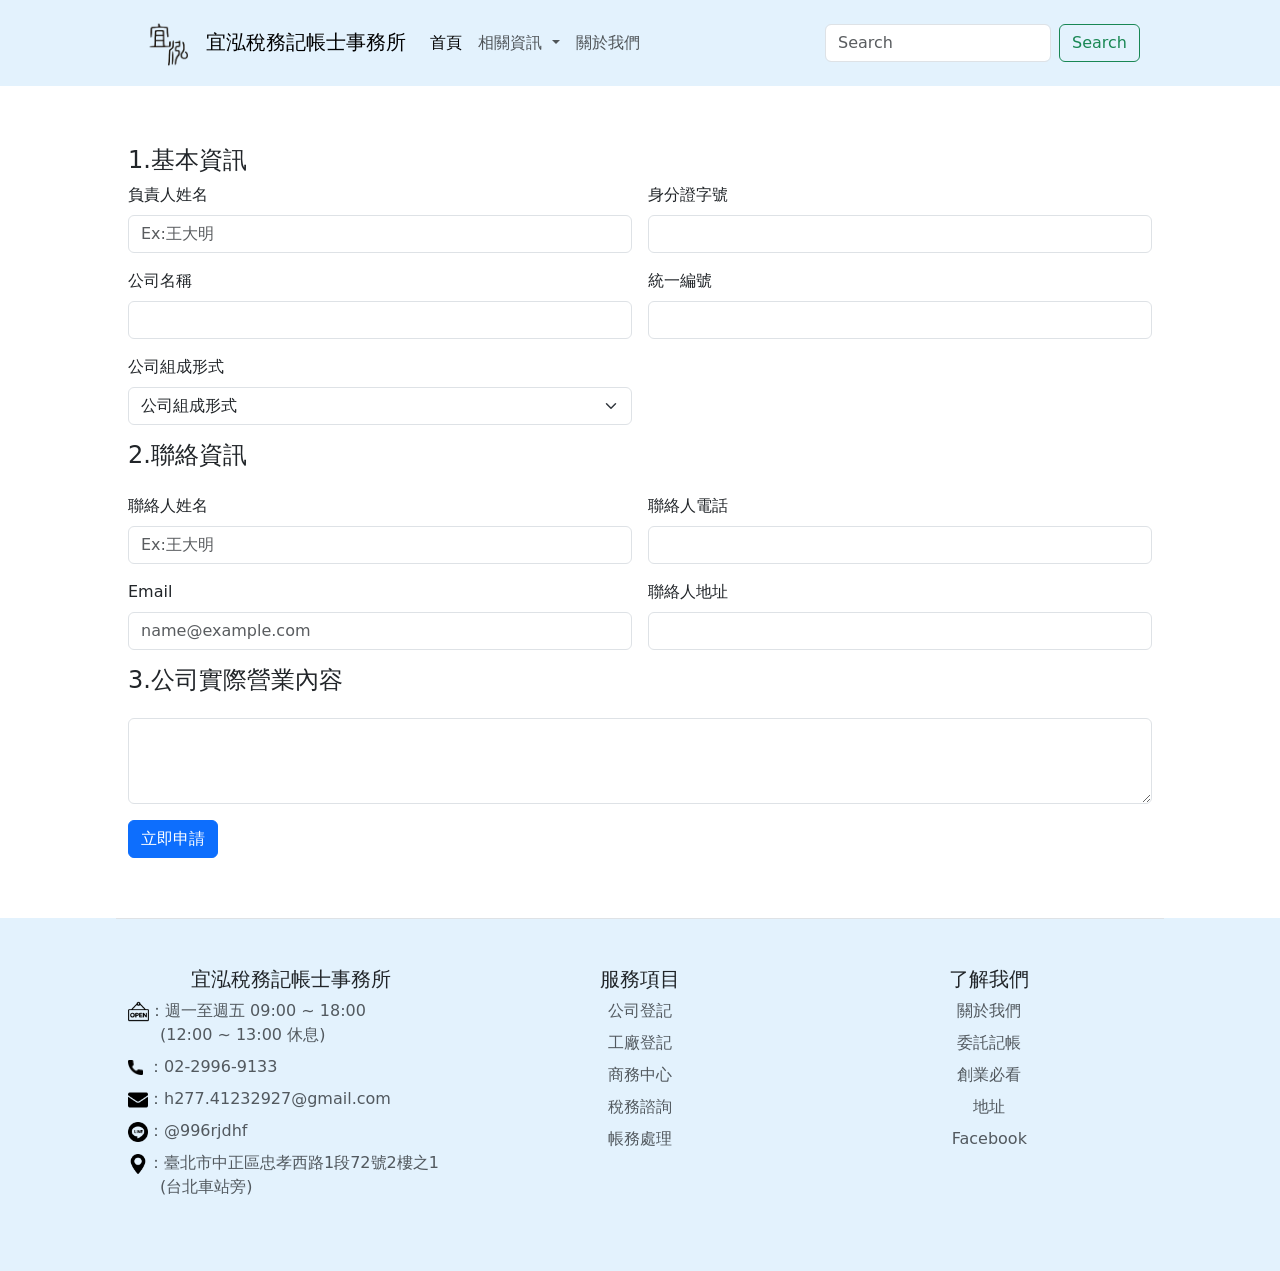
<file: form.html>
<!DOCTYPE html>
<html lang="en">
<head>
    <meta charset="UTF-8">
    <meta name="viewport" content="width=device-width, initial-scale=1.0">
    <title>宜泓稅務記帳士事務所</title>
    <link rel="stylesheet" href="./css/css.css">
    <link rel="preconnect" href="https://fonts.googleapis.com">
    <link rel="preconnect" href="https://fonts.gstatic.com" crossorigin>
    <link href="https://fonts.googleapis.com/css2?family=Noto+Sans+TC&family=Roboto+Condensed&family=Young+Serif&display=swap" rel="stylesheet">
    <link rel="stylesheet" href="https://cdn.jsdelivr.net/npm/bootstrap@5.1.1/dist/css/bootstrap.min.css">
    <link rel="stylesheet" href="https://fonts.googleapis.com/css2?family=Material+Symbols+Outlined:opsz,wght,FILL,GRAD@24,400,0,0" />
    <script src="https://cdn.jsdelivr.net/npm/bootstrap@5.1.1/dist/js/bootstrap.bundle.min.js"></script>
    <script src="https://code.jquery.com/jquery-3.6.0.min.js"></script>
    
</head>
<body>
    <div class="bgs">
        <header class="had ft">
            <nav class="navbar navbar-expand-lg navbar-light " style="color: #e3f2fd;;">
                <div class="container-fluid">
                    <a class="navbar-brand" href="./index.html">
                        <img src="./image/logo.png" width="60" height="60" class="logo" alt="" >
                        宜泓稅務記帳士事務所
                    </a>
                  <button class="navbar-toggler" type="button" data-bs-toggle="collapse" data-bs-target="#navbarTogglerDemo02" aria-controls="navbarTogglerDemo02" aria-expanded="false" aria-label="Toggle navigation">
                    <span class="navbar-toggler-icon"></span>
                  </button>
                  <div class="collapse navbar-collapse " id="navbarTogglerDemo02">
                    <ul class="navbar-nav me-auto mb-2 mb-lg-0 ">
                      <li class="nav-item">
                        <a class="nav-link active" aria-current="page" target="_self" href="./index.html">首頁</a>
                        <li class="nav-item dropdown">
                            <a class="nav-link dropdown-toggle" href="com.html" role="button" data-bs-toggle="dropdown" aria-expanded="false">
                              相關資訊
                            </a>
                            <ul class="dropdown-menu">
                              <li><a class="dropdown-item" aria-current="page" target="_self" href="com.html">公司經營必看</a></li>
                              <li><a class="dropdown-item" aria-current="page" target="_self" href="com.html">創業必看</a></li>
                              <li><a class="dropdown-item" haria-current="page" target="_self" href="com.html">稅務資訊</a></li>
                            </ul>
                          </li>
                      <li class="nav-item">
                        <a class="nav-link " target="_self" href="./about.html">關於我們</a>
                      </li>
                    </ul>
                    <form class="d-flex" role="search">
                      <input class="form-control me-2" type="search" placeholder="Search" aria-label="Search">
                      <button class="btn btn-outline-success" type="submit">Search</button>
                    </form>
                  </div>
                </div>
              </nav>
        </header>
        <div class="pub ft">
            <article style="width: 100%;">
                <h4>1.基本資訊</h4>
                <form class="row g-3 needs-validation" novalidate>
                    <div class="col-md-6">
                      <label for="validationCustom01" class="form-label">負責人姓名</label>
                      <input type="text" class="form-control" id="validationCustom01" placeholder="Ex:王大明" required>
                      
                    </div>
                    <div class="col-md-6">
                        <label for="validationCustom08" class="form-label">身分證字號</label>
                        <input type="text" class="form-control" id="validationCustom08" pattern="^[A-Z][12]\d{8}$"  required>
                        
                      </div>
                    <div class="col-md-6">
                      <label for="validationCustom02" class="form-label">公司名稱</label>
                      <input type="text" class="form-control" id="validationCustom02" value="" required>
                      
                    </div>
                    <div class="col-md-6">
                        <label for="validationCustomnumber" class="form-label">統一編號</label>
                        <input type="text" class="form-control" id="validationCustomnumber" pattern="\d{8}$"  required>
                        
                      </div>
                   
                    
                    <div class="col-md-6">
                      <label for="validationCustom04" class="form-label">公司組成形式</label>
                      <select class="form-select" id="validationCustom04" required>
                        <option selected disabled value="">公司組成形式</option>
                        <option>股份有限公司</option>
                        <option>有限公司</option>
                        <option>行號</option>
                      </select>
                      <div class="invalid-feedback">
                        請選擇公司組成形式
                      </div>
                    </div>
                    <h4>2.聯絡資訊</h4>
                    <div class="col-md-6">
                        <label for="validationCustom05" class="form-label">聯絡人姓名</label>
                        <input type="text" class="form-control" id="validationCustom05" placeholder="Ex:王大明" required>
                        
                      </div>
                      
                      <div class="col-md-6">
                          <label for="validationCustomphone" class="form-label">聯絡人電話</label>
                          <input type="tel" class="form-control" id="validationCustomphone" pattern="^09\d{8}$" required>
                         
                        </div>
                    <div class="col-md-6">
                        <label for="exampleFormControlInput1" class="form-label">Email </label>
  <input type="email" class="form-control" id="exampleFormControlInput1"pattern="^[\w-]+(\.[\w-]+)*@([\w-]+\.)+[a-zA-Z]{2,7}$" placeholder="name@example.com">
                       
                      </div>
                      <div class="col-md-6">
                        <label for="validationCustom07" class="form-label">聯絡人地址</label>
                        <input type="text" class="form-control" id="validationCustom07" value="" required>
                        
                      </div>
                      <h4>3.公司實際營業內容</h4>
                      <div class="col-md-12">
                        <textarea class="form-control p-6" id="exampleFormControlTextarea1" rows="3"></textarea>
                      </div>
                    <div class="col-12">
                      <button class="btn btn-primary" type="submit"  >立即申請</button>
                    </div>
                  </form>

                  
                  
                </article>
            
        </div>
        <div class="fot ft">
            <footer class="row row-cols-1 row-cols-sm-2 row-cols-md-3 py-5 my-6 border-top">
                
            
                <div class="col mb-3 ml-3" >
                  <h5 style="text-align: center;">宜泓稅務記帳士事務所</h5>
                  <ul class="nav flex-column">
                    <li class="nav-item mb-2"><a href="#" class="nav-link p-0 text-muted">
                      <img src="./image/open.png" width=21 height=21>：週一至週五 09:00 ~ 18:00<br> &emsp;&emsp;(12:00 ~ 13:00 休息)</a></li>
                    <li class="nav-item mb-2"><a href="#" class="nav-link p-0 text-muted">
                      <img src="./image/call.png" width=15 height=15> ：02-2996-9133</a></li>
                    <li class="nav-item mb-2"><a href="#" class="nav-link p-0 text-muted">
                      <img src="./image/email.png" width=20 height=20>：h277.41232927@gmail.com</a></li>
                    <li class="nav-item mb-2"><a href="#" class="nav-link p-0 text-muted">
                      <img src="./image/line.png" width=20 height=20>：@996rjdhf  </a></li>
                    <li class="nav-item mb-2"><a href="https://maps.app.goo.gl/5KQHqu8XRRgvyPfK7" target="_blank" class="nav-link p-0 text-muted">
                      <img src="./image/maps-and-flags.png" width=20 height=20>：臺北市中正區忠孝西路1段72號2樓之1 <br> &emsp;&emsp;(台北車站旁)</a></li>
                  </ul>
                </div>
            
                <div class="col mb-3" style="text-align: center;">
                  <h5>服務項目</h5>
                  <ul class="nav flex-column">
                    <li class="nav-item mb-2"><a href="./apply.html" class="nav-link p-0 text-muted">公司登記</a></li>
                    <li class="nav-item mb-2"><a href="./apply.html" class="nav-link p-0 text-muted">工廠登記</a></li>
                    <li class="nav-item mb-2"><a href="./apply.html" class="nav-link p-0 text-muted">商務中心</a></li>
                    <li class="nav-item mb-2"><a href="./about.html" class="nav-link p-0 text-muted">稅務諮詢</a></li>
                    <li class="nav-item mb-2"><a href="./form.html" class="nav-link p-0 text-muted">帳務處理</a></li>
                  </ul>
                </div>
            
                <div class="col mb-3" style="text-align: center;">
                  <h5>了解我們</h5>
                  <ul class="nav flex-column">
                    <li class="nav-item mb-2"><a href="./about.html" class="nav-link p-0 text-muted">關於我們</a></li>
                    <li class="nav-item mb-2"><a href="./form.html" class="nav-link p-0 text-muted">委託記帳</a></li>
                    <li class="nav-item mb-2"><a href="./com.html" class="nav-link p-0 text-muted">創業必看</a></li>
                    <li class="nav-item mb-2"><a href="https://maps.app.goo.gl/5KQHqu8XRRgvyPfK7" target="_blank" class="nav-link p-0 text-muted">地址</a></li>
                    <li class="nav-item mb-2"><a href="#" class="nav-link p-0 text-muted">Facebook</a></li>
                  </ul>
                </div>
         
                
                
              </footer>
        </div>
<script>

// Example starter JavaScript for disabling form submissions if there are invalid fields
(function () {
  'use strict'

  // Fetch all the forms we want to apply custom Bootstrap validation styles to
  var forms = document.querySelectorAll('.needs-validation')

  // Loop over them and prevent submission
  Array.prototype.slice.call(forms)
    .forEach(function (form) {
      form.addEventListener('submit', function (event) {
        if (!form.checkValidity()) {
          event.preventDefault()
          event.stopPropagation()
        }

        form.classList.add('was-validated')
      }, false)
    })
})()
</script>

        
    </div>
</body>
</html>
</file>
<file: css/css.css>
body{
    line-height: 1.5;
}
.had{
    background-color: #e3f2fd;
}

.ft{
    justify-content: center;
    padding:0 10% ;
}


.pub{
    display: flex;
    justify-content: space-between;
    margin-top: 60px;
    margin-bottom: 60px;
}

article{
    width: 70%;
    
}
aside{
    width: 20%;
    float: right;
}



.ast{
    border-bottom:3px #7fc4f5 solid;
    text-align: center;
    
    text-shadow: shadow1, shadow2, shadow3;
    text-shadow: 1px 1px 0px #fff, 5px 4px 0px rgba(0,0,0,0.15);

}

.jc{
    
    text-align: center;
    text-shadow: shadow1, shadow2, shadow3;
    text-shadow: 1px 1px 0px #fff, 5px 4px 0px rgba(0,0,0,0.15);
    padding-bottom: 3%;
    
}

.fot{
    background-color: #e3f2fd;
}
.serverse{
    
    padding-top: 5%;
    
}

.ititle{
    text-align: center;
    text-shadow: shadow1, shadow2, shadow3;
    text-shadow: 1px 1px 0px #fff, 5px 4px 0px rgba(0, 0, 0, 0.15);
    color: rgb(6, 6, 147);
    padding-bottom: 3%;
}

@media(max-width:650px){
    .had{
        flex-direction: column;
        align-items: center;
    }
    
    
    
    .pub{
        flex-direction: column;
        
    }
    .ast{
        padding-top: 5%;
    }
    
    article,aside, footer{
        width: 100%;
    }
}
</file>
